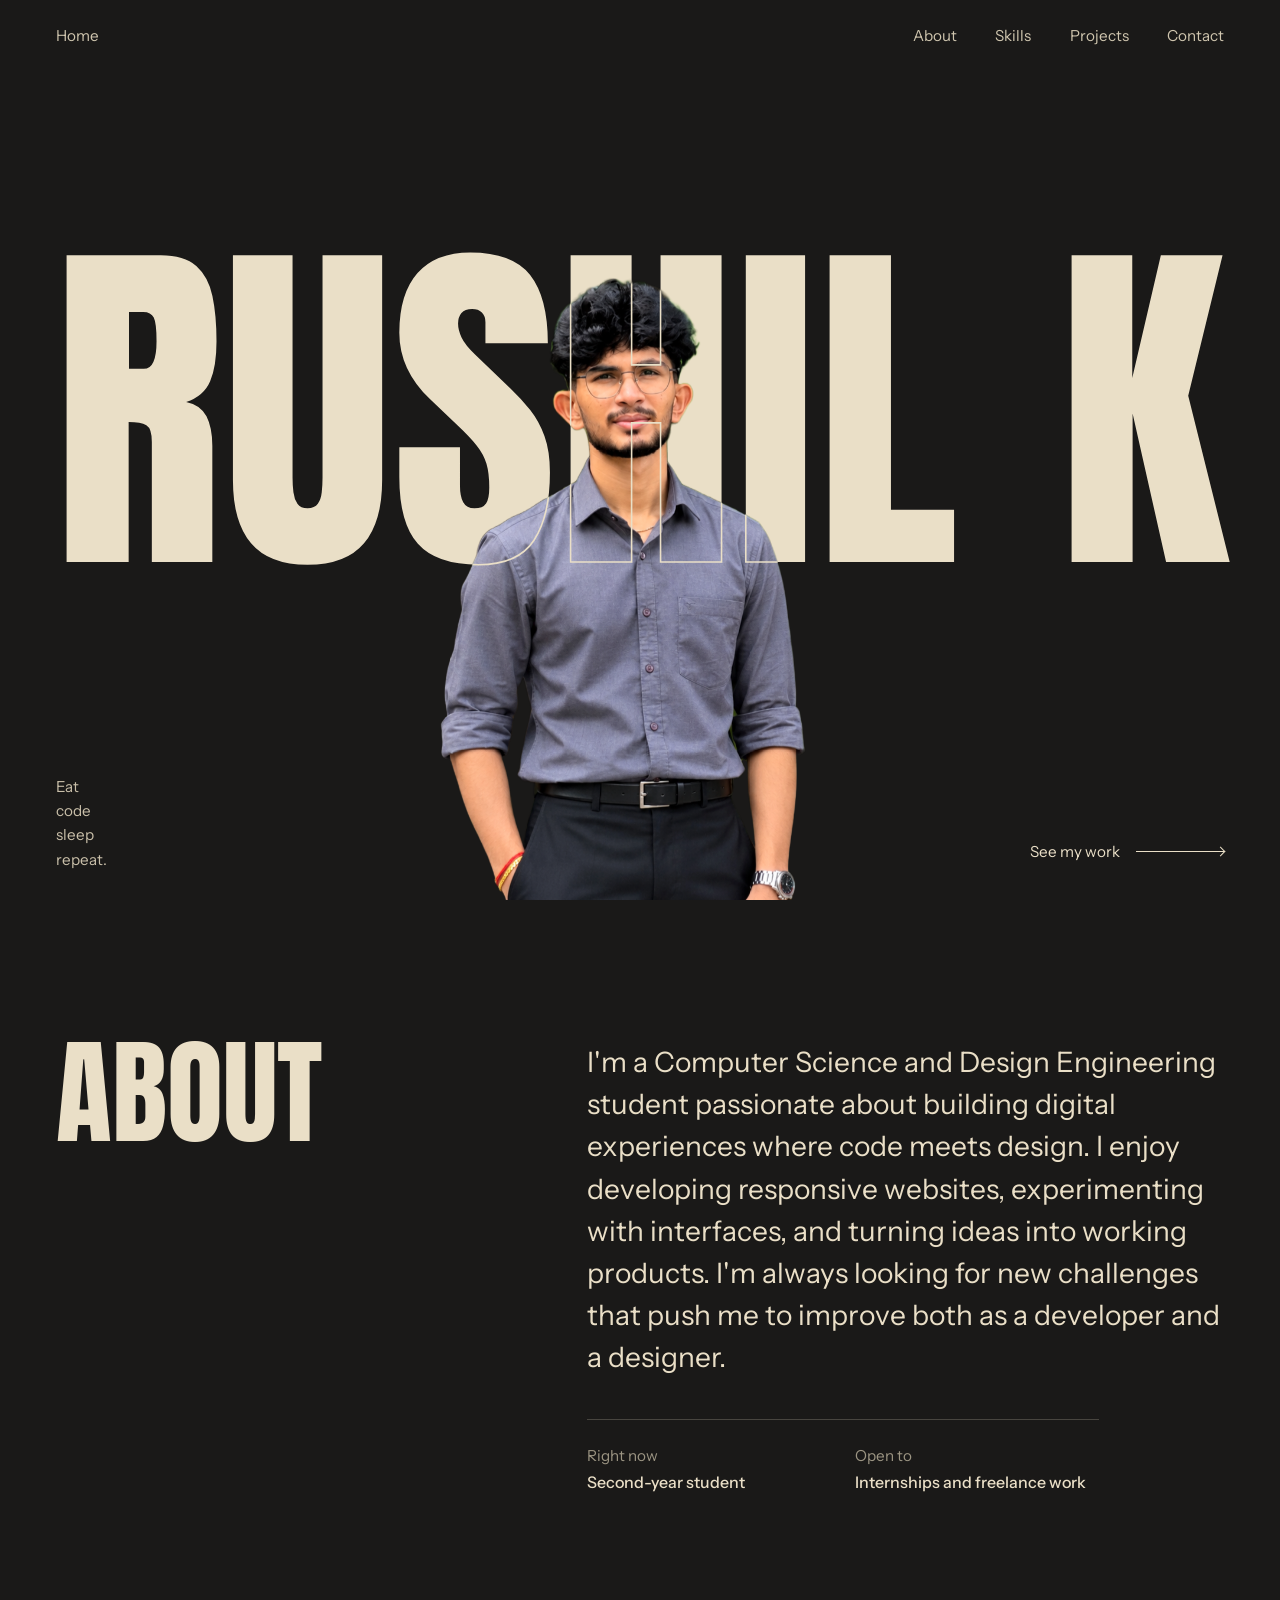
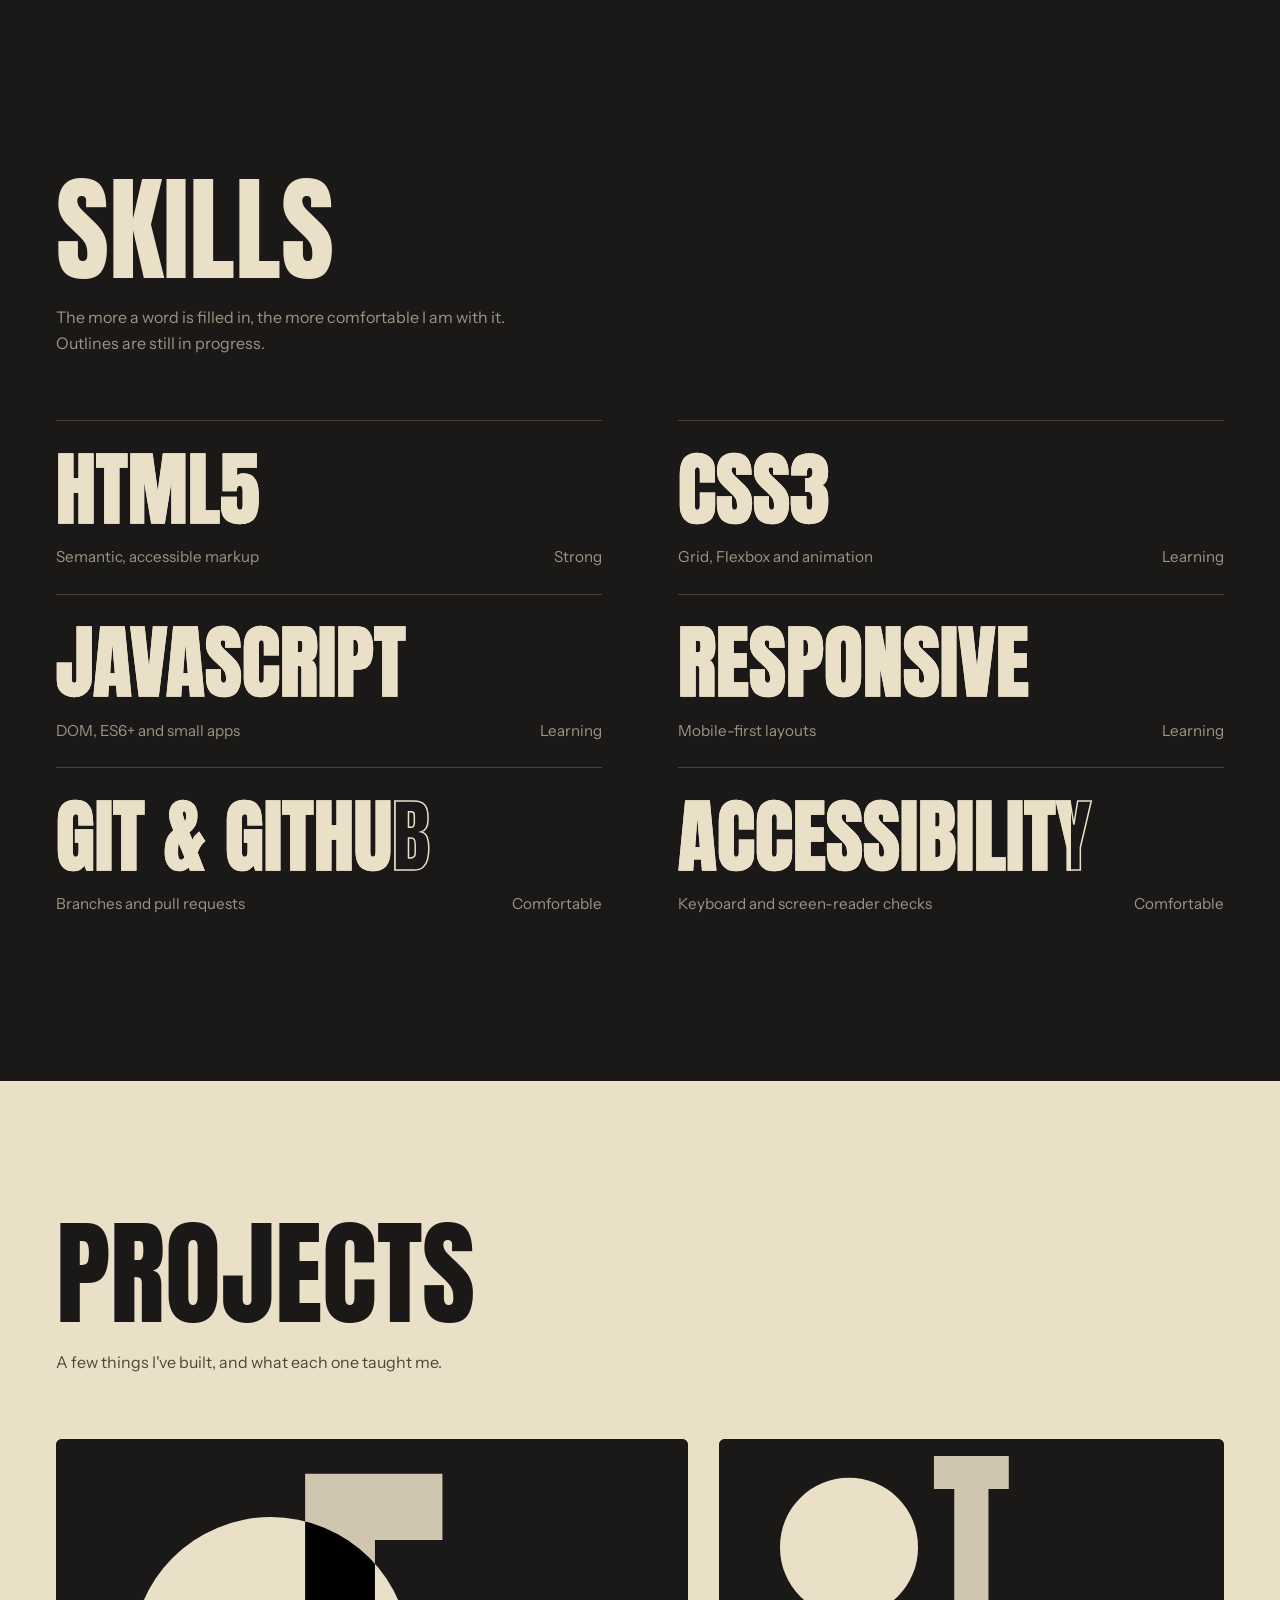
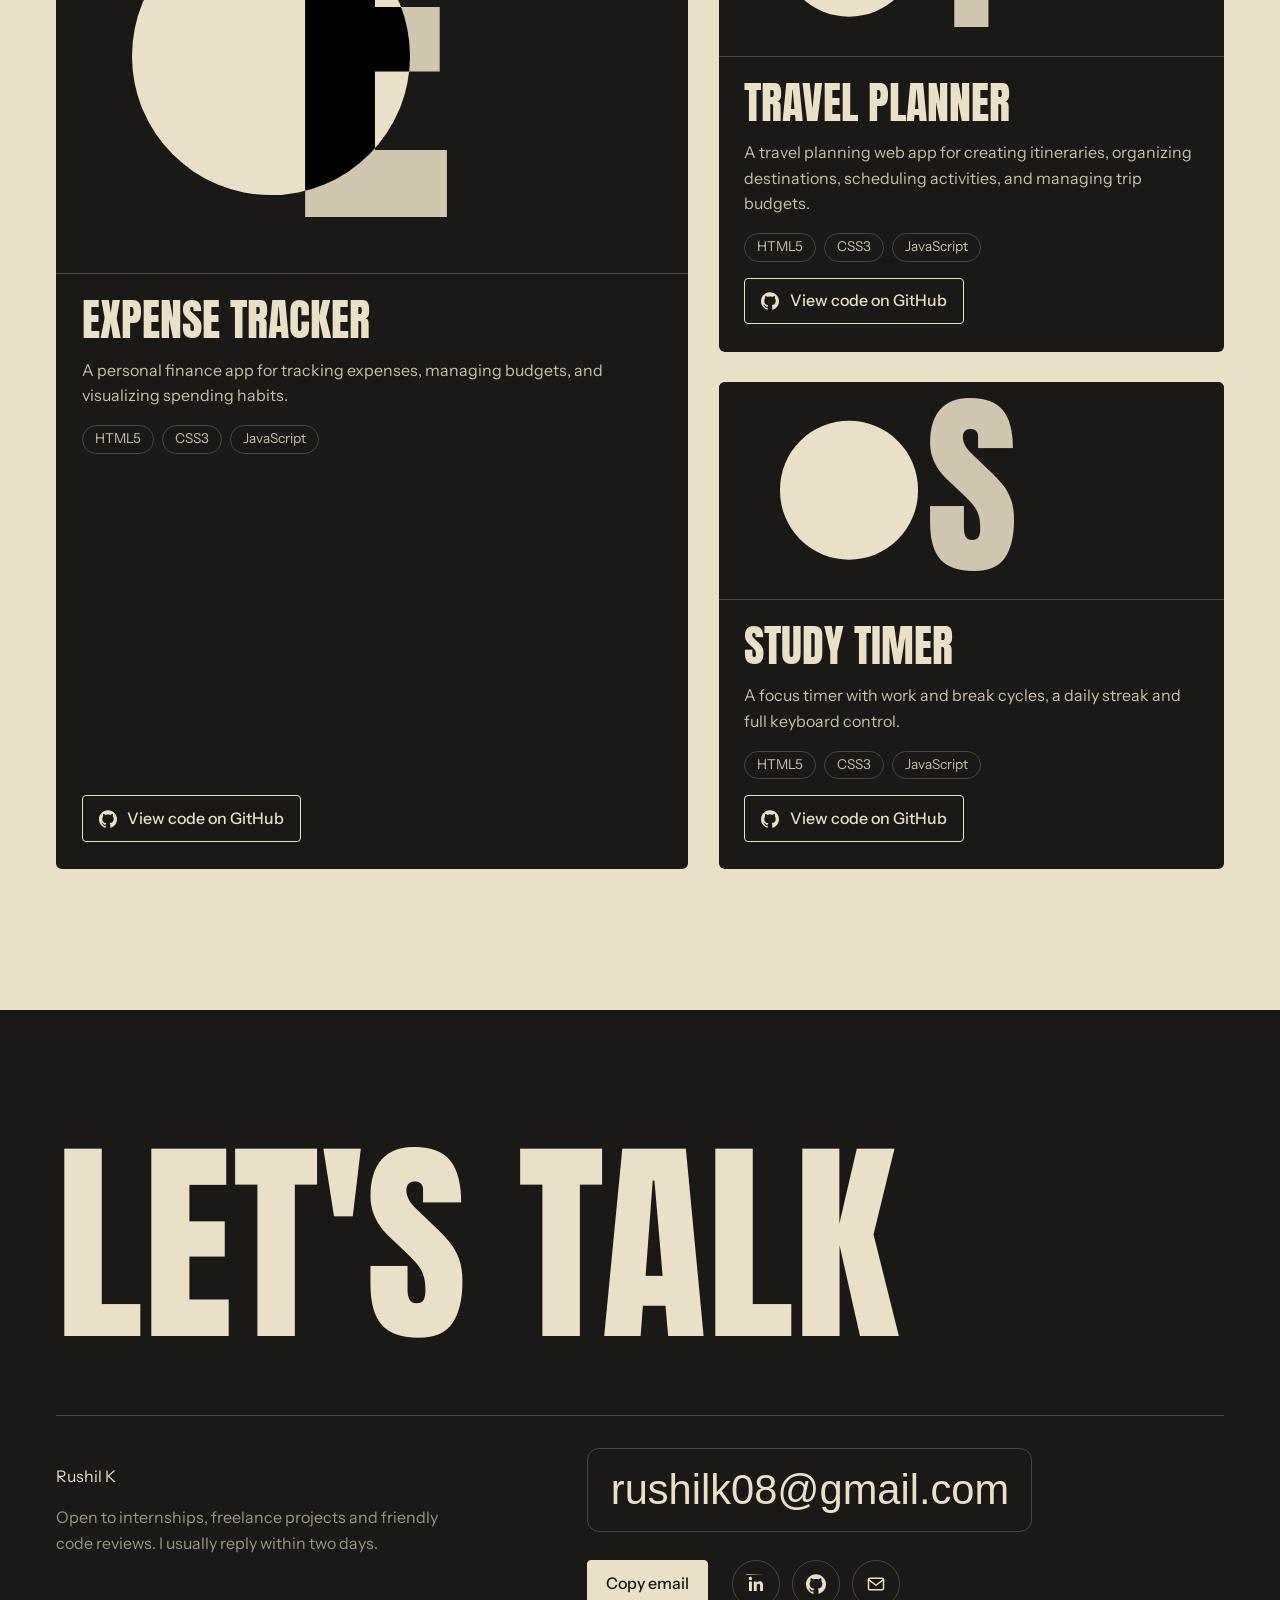
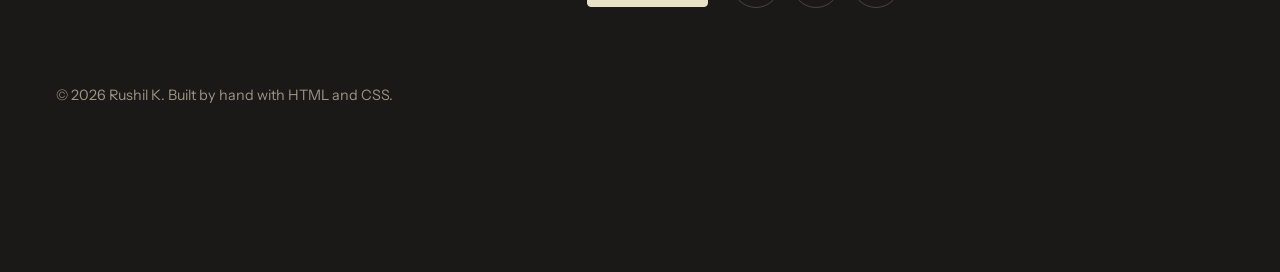
<file: index.html>
<!DOCTYPE html>
<html lang="en">
<head>
<meta charset="utf-8">
<meta name="viewport" content="width=device-width, initial-scale=1, viewport-fit=cover">
<title>Rushil K | Developer Portfolio</title>
<meta name="description" content="Portfolio of Rushil K, a developer building calm, fast and accessible web interfaces.">
<meta name="color-scheme" content="dark">
<script>document.documentElement.classList.add('js');</script>
<link rel="preconnect" href="https://fonts.googleapis.com">
<link rel="preconnect" href="https://fonts.gstatic.com" crossorigin>
<link href="https://fonts.googleapis.com/css2?family=Anton&family=Instrument+Sans:wght@400;500;600&display=swap" rel="stylesheet">
<link rel="stylesheet" href="style.css">
</head>
<body>

<header class="bar">
  <a href="#home" class="bar__role">Home</a>
  <nav class="bar__nav" aria-label="Primary">
    <a href="#about">About</a>
    <a href="#skills">Skills</a>
    <a href="#projects">Projects</a>
    <a href="#contact">Contact</a>
  </nav>
  <button class="bar__menu" type="button" aria-expanded="false" aria-controls="drawer">Menu</button>
</header>

<div class="drawer" id="drawer" inert>
  <a href="#about">About</a>
  <a href="#skills">Skills</a>
  <a href="#projects">Projects</a>
  <a href="#contact">Contact</a>
</div>

<main>
  <section class="hero" id="home" aria-label="Introduction">
    <div class="layer layer--fill"><h1 class="name" id="nameFill" aria-label="Rushil K">Rushil K</h1></div>
    <div class="avatar" role="img" aria-label="Portrait placeholder for Rushil K"></div>
    <!-- Same name again, outlined, and only visible where the figure is: letters seem to weave behind and through the portrait -->
    <div class="mask" aria-hidden="true"><div class="layer layer--outline"><div class="name" id="nameOutline"></div></div></div>
    <p class="hero__tag">Eat<br>code<br>sleep<br>repeat.</p>
    <a class="hero__cue" href="#projects">See my work <span class="cue__line" aria-hidden="true"></span></a>
  </section>

  <!-- ============ ABOUT ============ -->
  <section class="section about" id="about">
    <div class="wrap about__grid">
      <h2 class="sec-title">About</h2>
      <div>
        <p class="about__text">I'm a Computer Science and Design Engineering student passionate about building digital experiences where code meets design. I enjoy developing responsive websites, experimenting with interfaces, and turning ideas into working products. I'm always looking for new challenges that push me to improve both as a developer and a designer.</p>
        <dl class="facts">
          <div><dt>Right now</dt><dd>Second-year student</dd></div>
          <div><dt>Open to</dt><dd>Internships and freelance work</dd></div>
        </dl>
      </div>
    </div>
  </section>

  <!-- ============ SKILLS ============ -->
  <section class="section skills" id="skills">
    <div class="wrap">
      <h2 class="sec-title">Skills</h2>
      <p class="skills__intro">The more a word is filled in, the more comfortable I am with it. Outlines are still in progress.</p>
      <ul class="skills__grid">
        <li class="skill" style="--target:90%"><p class="skill__word">HTML5</p><div class="skill__meta"><span>Semantic, accessible markup</span><span>Strong</span></div></li>
        <li class="skill" style="--target:85%"><p class="skill__word">CSS3</p><div class="skill__meta"><span>Grid, Flexbox and animation</span><span>Learning</span></div></li>
        <li class="skill" style="--target:68%"><p class="skill__word">JavaScript</p><div class="skill__meta"><span>DOM, ES6+ and small apps</span><span>Learning</span></div></li>
        <li class="skill" style="--target:80%"><p class="skill__word">Responsive</p><div class="skill__meta"><span>Mobile-first layouts</span><span>Learning</span></div></li>
        <li class="skill" style="--target:62%"><p class="skill__word">Git &amp; GitHub</p><div class="skill__meta"><span>Branches and pull requests</span><span>Comfortable</span></div></li>
        <li class="skill" style="--target:72%"><p class="skill__word">Accessibility</p><div class="skill__meta"><span>Keyboard and screen-reader checks</span><span>Comfortable</span></div></li>
      </ul>
    </div>
  </section>

  <!-- ============ PROJECTS ============ -->
  <section class="section projects" id="projects">
    <div class="wrap">
      <h2 class="sec-title">Projects</h2>
      <p class="intro">A few things I've built, and what each one taught me.</p>
      <div class="cards">
        <article class="card card--lead">
          <div class="art" aria-hidden="true"><span class="orb"></span><span class="glyph">E</span></div>
          <div class="card__body">
            <h3 class="card__title">Expense Tracker</h3>
            <p class="card__text">A personal finance app for tracking expenses, managing budgets, and visualizing spending habits.</p>
            <ul class="tags"><li>HTML5</li><li>CSS3</li><li>JavaScript</li></ul>
            <a class="gh" href="https://rushilk08.github.io/Projects/Expense%20Tracker" target="_blank" rel="noopener">
              <svg viewBox="0 0 24 24" aria-hidden="true"><path d="M12 .297c-6.63 0-12 5.373-12 12 0 5.303 3.438 9.8 8.205 11.385.6.113.82-.258.82-.577 0-.285-.01-1.04-.015-2.04-3.338.724-4.042-1.61-4.042-1.61C4.422 18.07 3.633 17.7 3.633 17.7c-1.087-.744.084-.729.084-.729 1.205.084 1.838 1.236 1.838 1.236 1.07 1.835 2.809 1.305 3.495.998.108-.776.417-1.305.76-1.605-2.665-.3-5.466-1.332-5.466-5.93 0-1.31.465-2.38 1.235-3.22-.135-.303-.54-1.523.105-3.176 0 0 1.005-.322 3.3 1.23.96-.267 1.98-.399 3-.405 1.02.006 2.04.138 3 .405 2.28-1.552 3.285-1.23 3.285-1.23.645 1.653.24 2.873.12 3.176.765.84 1.23 1.91 1.23 3.22 0 4.61-2.805 5.625-5.475 5.921.42.36.81 1.096.81 2.22 0 1.606-.015 2.896-.015 3.286 0 .315.21.69.825.57C20.565 22.092 24 17.592 24 12.297c0-6.627-5.373-12-12-12"/></svg>
              View code on GitHub<span class="visually-hidden"> for Expense Tracker</span></a>
          </div>
        </article>

        <article class="card">
          <div class="art" aria-hidden="true"><span class="orb"></span><span class="glyph">T</span></div>
          <div class="card__body">
            <h3 class="card__title">Travel Planner</h3>
            <p class="card__text">A travel planning web app for creating itineraries, organizing destinations, scheduling activities, and managing trip budgets.</p>
            <ul class="tags"><li>HTML5</li><li>CSS3</li><li>JavaScript</li></ul>
            <a class="gh" href="https://rushilk08.github.io/Projects/Travel-Planner" target="_blank" rel="noopener">
              <svg viewBox="0 0 24 24" aria-hidden="true"><path d="M12 .297c-6.63 0-12 5.373-12 12 0 5.303 3.438 9.8 8.205 11.385.6.113.82-.258.82-.577 0-.285-.01-1.04-.015-2.04-3.338.724-4.042-1.61-4.042-1.61C4.422 18.07 3.633 17.7 3.633 17.7c-1.087-.744.084-.729.084-.729 1.205.084 1.838 1.236 1.838 1.236 1.07 1.835 2.809 1.305 3.495.998.108-.776.417-1.305.76-1.605-2.665-.3-5.466-1.332-5.466-5.93 0-1.31.465-2.38 1.235-3.22-.135-.303-.54-1.523.105-3.176 0 0 1.005-.322 3.3 1.23.96-.267 1.98-.399 3-.405 1.02.006 2.04.138 3 .405 2.28-1.552 3.285-1.23 3.285-1.23.645 1.653.24 2.873.12 3.176.765.84 1.23 1.91 1.23 3.22 0 4.61-2.805 5.625-5.475 5.921.42.36.81 1.096.81 2.22 0 1.606-.015 2.896-.015 3.286 0 .315.21.69.825.57C20.565 22.092 24 17.592 24 12.297c0-6.627-5.373-12-12-12"/></svg>
              View code on GitHub<span class="visually-hidden"> for Travel Planner</span></a>
          </div>
        </article>

        <article class="card">
          <div class="art" aria-hidden="true"><span class="orb"></span><span class="glyph">S</span></div>
          <div class="card__body">
            <h3 class="card__title">Study Timer</h3>
            <p class="card__text">A focus timer with work and break cycles, a daily streak and full keyboard control.</p>
            <ul class="tags"><li>HTML5</li><li>CSS3</li><li>JavaScript</li></ul>
            <a class="gh" href="https://rushilk08.github.io/Projects/Study%20Timer" target="_blank" rel="noopener">
              <svg viewBox="0 0 24 24" aria-hidden="true"><path d="M12 .297c-6.63 0-12 5.373-12 12 0 5.303 3.438 9.8 8.205 11.385.6.113.82-.258.82-.577 0-.285-.01-1.04-.015-2.04-3.338.724-4.042-1.61-4.042-1.61C4.422 18.07 3.633 17.7 3.633 17.7c-1.087-.744.084-.729.084-.729 1.205.084 1.838 1.236 1.838 1.236 1.07 1.835 2.809 1.305 3.495.998.108-.776.417-1.305.76-1.605-2.665-.3-5.466-1.332-5.466-5.93 0-1.31.465-2.38 1.235-3.22-.135-.303-.54-1.523.105-3.176 0 0 1.005-.322 3.3 1.23.96-.267 1.98-.399 3-.405 1.02.006 2.04.138 3 .405 2.28-1.552 3.285-1.23 3.285-1.23.645 1.653.24 2.873.12 3.176.765.84 1.23 1.91 1.23 3.22 0 4.61-2.805 5.625-5.475 5.921.42.36.81 1.096.81 2.22 0 1.606-.015 2.896-.015 3.286 0 .315.21.69.825.57C20.565 22.092 24 17.592 24 12.297c0-6.627-5.373-12-12-12"/></svg>
              View code on GitHub<span class="visually-hidden"> for Study Timer</span></a>
          </div>
        </article>
      </div>
    </div>
  </section>

  <!-- ============ CONTACT ============-->
  <section class="section contact" id="contact">
    <div class="wrap">
      <h2 class="contact__title">Let's talk</h2>
      <div class="contact__grid">
        <div>
          <p class="contact__name">Rushil K</p>
          <p class="contact__note">Open to internships, freelance projects and friendly code reviews. I usually reply within two days.</p>
        </div>
        <div>
          <a class="mail" id="mail" href="mailto:rushilk08@gmail.com">rushilk08@gmail.com</a>
          <div class="contact__row">
            <button class="btn" type="button" id="copy">Copy email</button>
            <ul class="social">
              <li><a href="https://www.linkedin.com/in/rushilk08" target="_blank" rel="noopener" aria-label="LinkedIn profile">
                <svg viewBox="0 0 24 24" aria-hidden="true"><path d="M20.447 20.452h-3.554v-5.569c0-1.328-.027-3.037-1.852-3.037-1.853 0-2.136 1.445-2.136 2.939v5.667H9.351V9h3.414v1.561h.046c.477-.9 1.637-1.85 3.37-1.85 3.601 0 4.267 2.37 4.267 5.455v6.286zM5.337 7.433c-1.144 0-2.063-.926-2.063-2.065 0-1.138.92-2.063 2.063-2.063 1.14 0 2.064.925 2.064 2.063 0 1.139-.925 2.065-2.064 2.065zm1.782 13.019H3.555V9h3.564v11.452zM22.225 0H1.771C.792 0 0 .774 0 1。729v20。54２C０ ２３。２２７。７９２ ２４ １。７７１ ２４h２０。４５１C２３。２ ２４ ２４ ２３。２２７ ２４ ２２。２７１V１。７２９C２４ 。７７４ ２３。２ ０ ２２。２２２ ０h。００３z"/></svg></a></li>
              <li><a href="https://github.com/RushilK08" target="_blank" rel="noopener" aria-label="GitHub profile">
                <svg viewBox="0 0 24 24" aria-hidden="true"><path d="M12 .297c-6.63 0-12 5.373-12 12 0 5.303 3.438 9.8 8.205 11.385.6.113.82-.258.82-.577 0-.285-.01-1.04-.015-2.04-3.338.724-4.042-1.61-4.042-1.61C4.422 18.07 3.633 17.7 3.633 17.7c-1.087-.744.084-.729.084-.729 1.205.084 1.838 1.236 1.838 1.236 1.07 1.835 2.809 1.305 3.495.998.108-.776.417-1.305.76-1.605-2.665-.3-5.466-1.332-5.466-5.93 0-1.31.465-2.38 1.235-3.22-.135-.303-.54-1.523.105-3.176 0 0 1.005-.322 3.3 1.23.96-.267 1.98-.399 3-.405 1.02.006 2.04.138 3 .405 2.28-1.552 3.285-1.23 3.285-1.23.645 1.653.24 2.873.12 3.176.765.84 1.23 1.91 1.23 3.22 0 4.61-2.805 5.625-5.475 5.921.42.36.81 1.096.81 2.22 0 1.606-.015 2.896-.015 3.286 0 .315.21.69.825.57C20.565 22.092 24 17.592 24 12.297c0-6.627-5.373-12-12-12"/></svg></a></li>
              <li><a href="mailto:rushilk08@gmail.com" aria-label="Send an email">
                <svg class="stroke" viewBox="0 0 24 24" aria-hidden="true"><rect x="3" y="5" width="18" height="14" rx="2"/><path d="m3.5 7 8.5 6.5L20.5 7"/></svg></a></li>
            </ul>
          </div>
        </div>
      </div>
    </div>
    <footer class="wrap foot">&copy; 2026 Rushil K. Built by hand with HTML and CSS.</footer>
  </section>
</main>

<div class="toast" id="toast" role="status" aria-live="polite">Email copied</div>

<script src="script.js"></script>
</body>
</html>
</file>
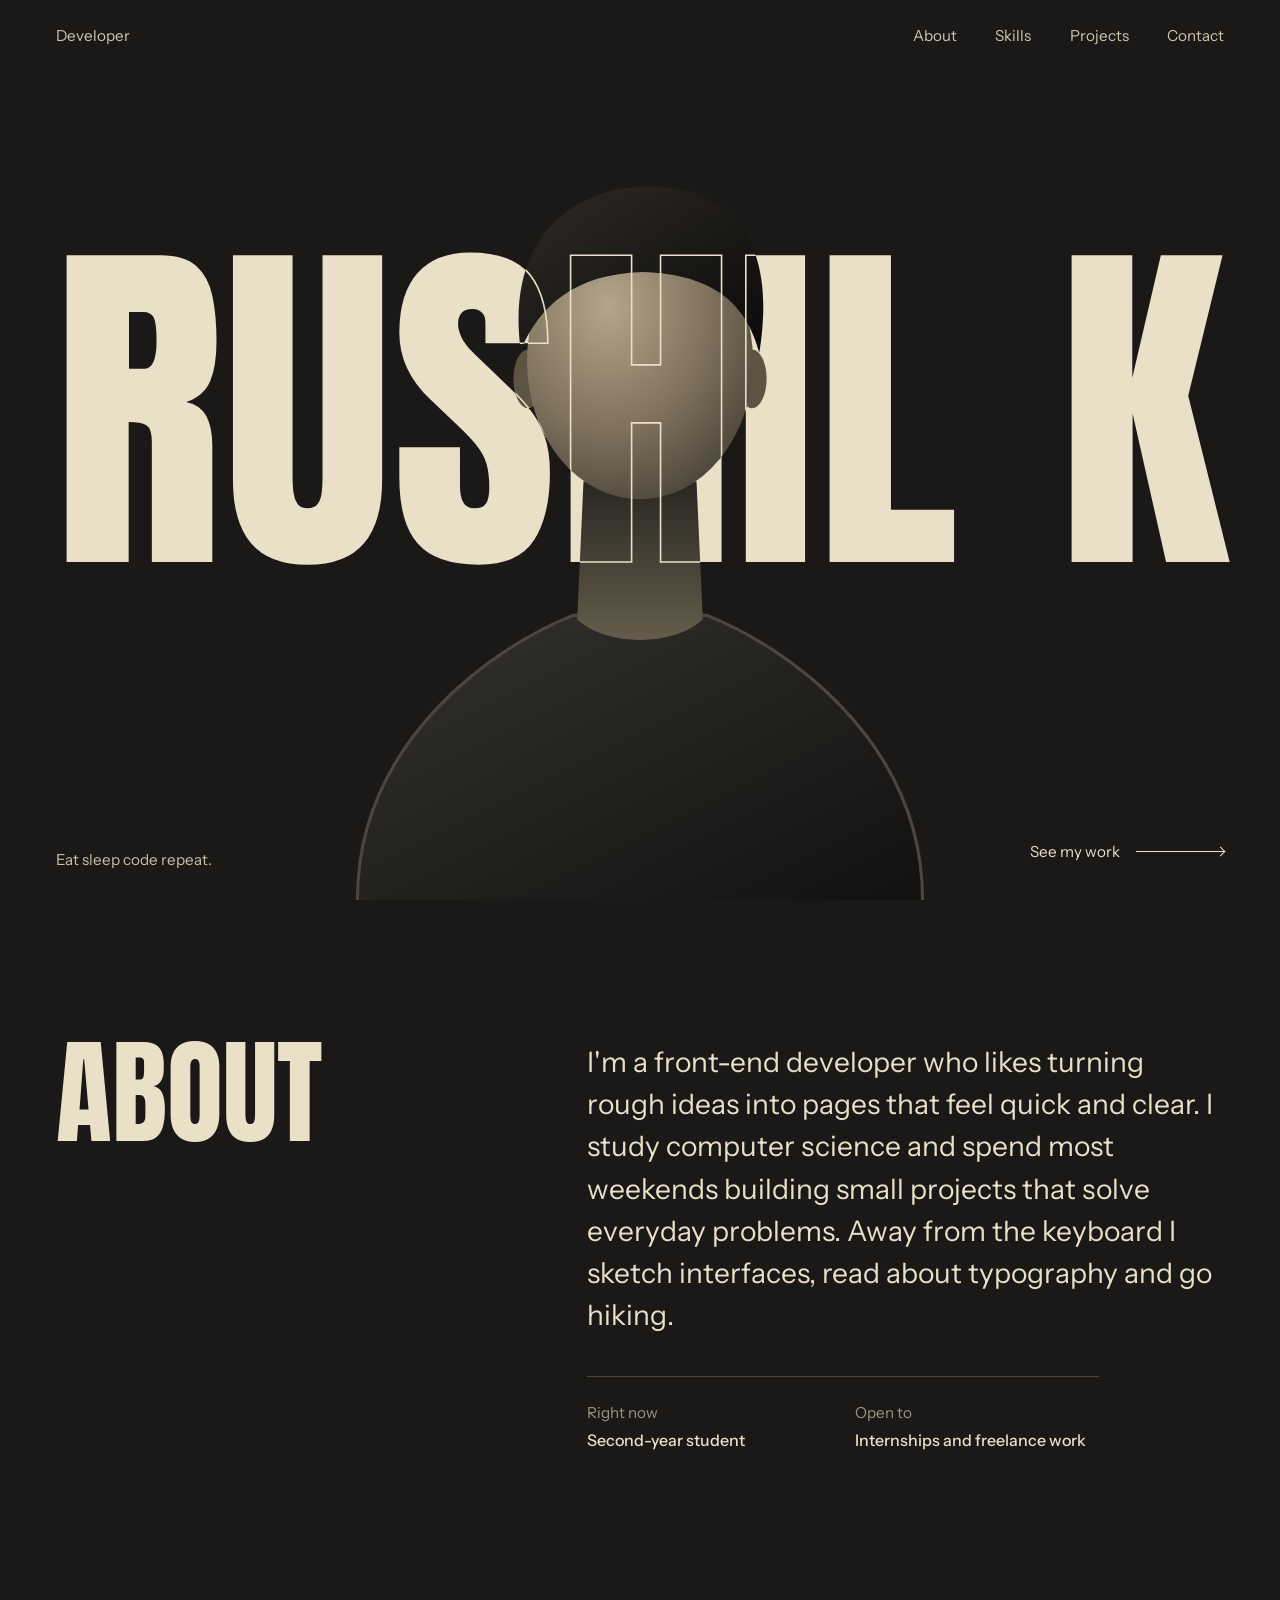
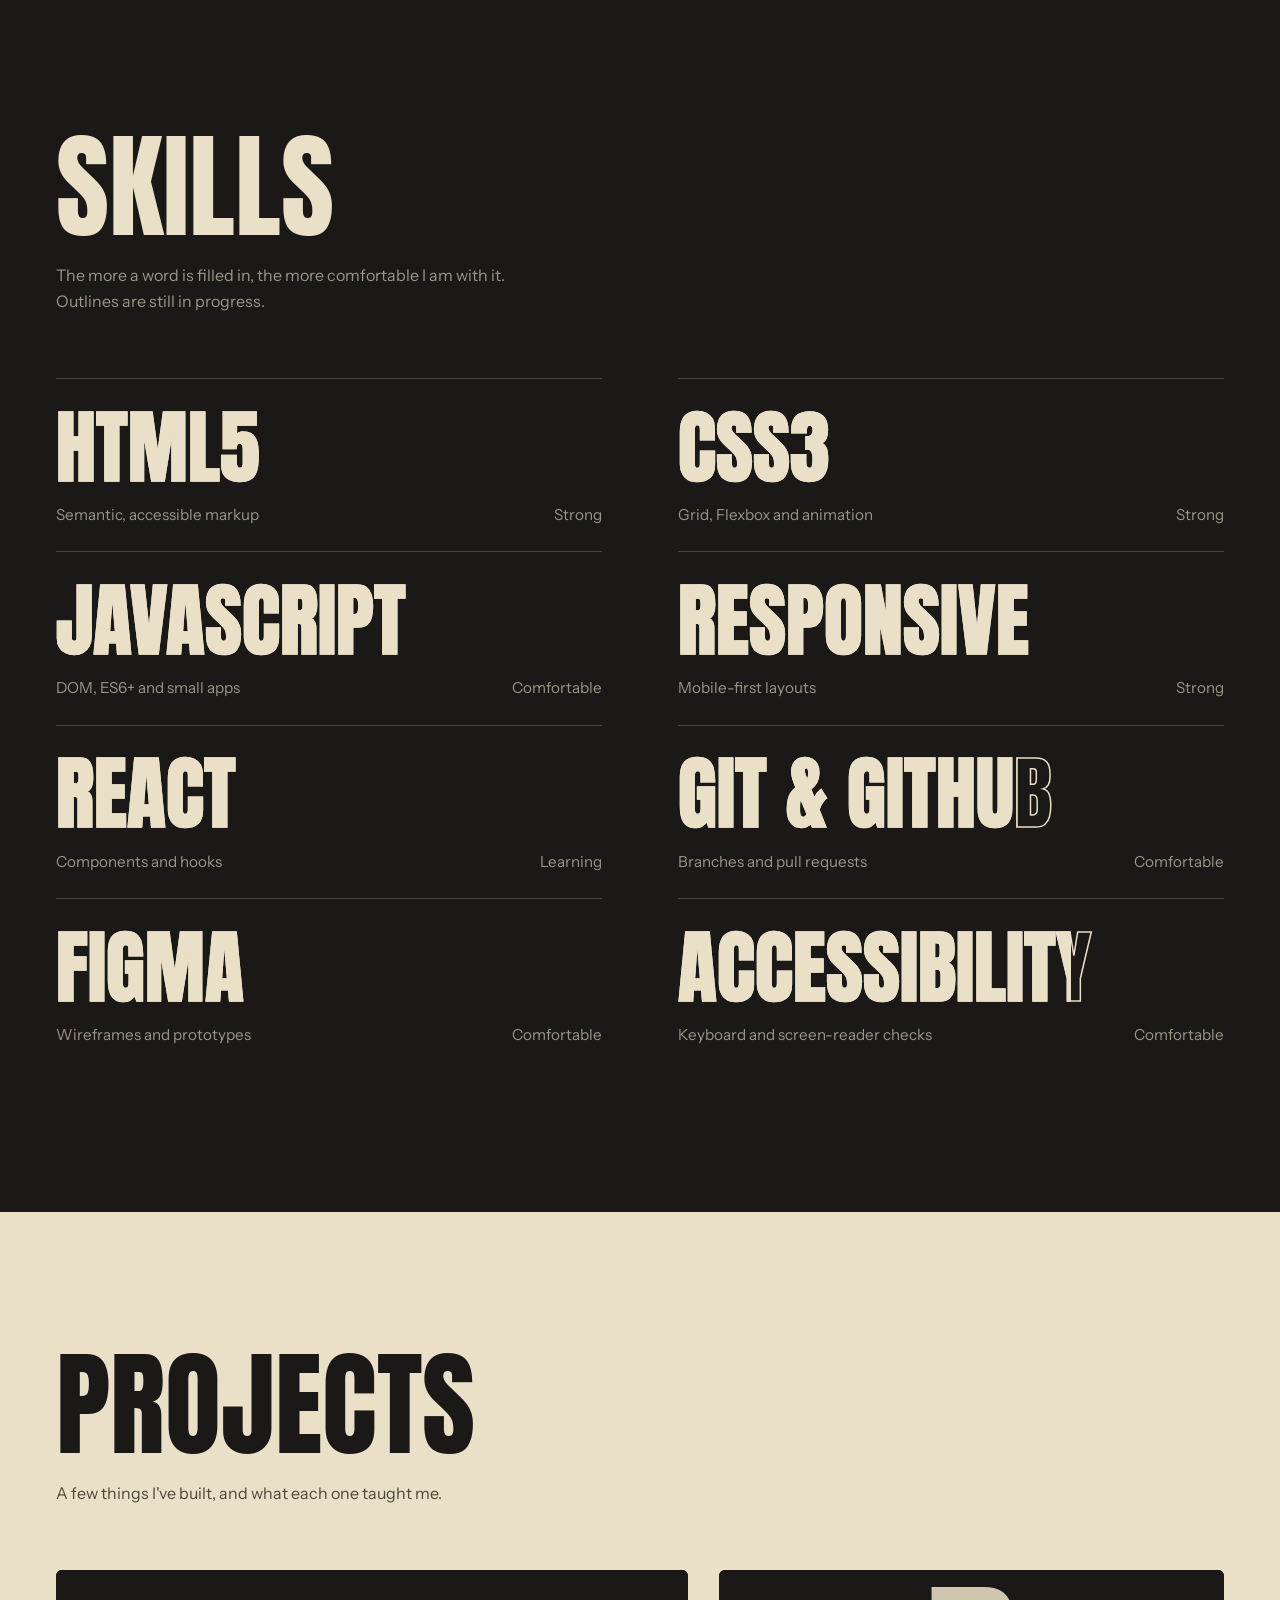
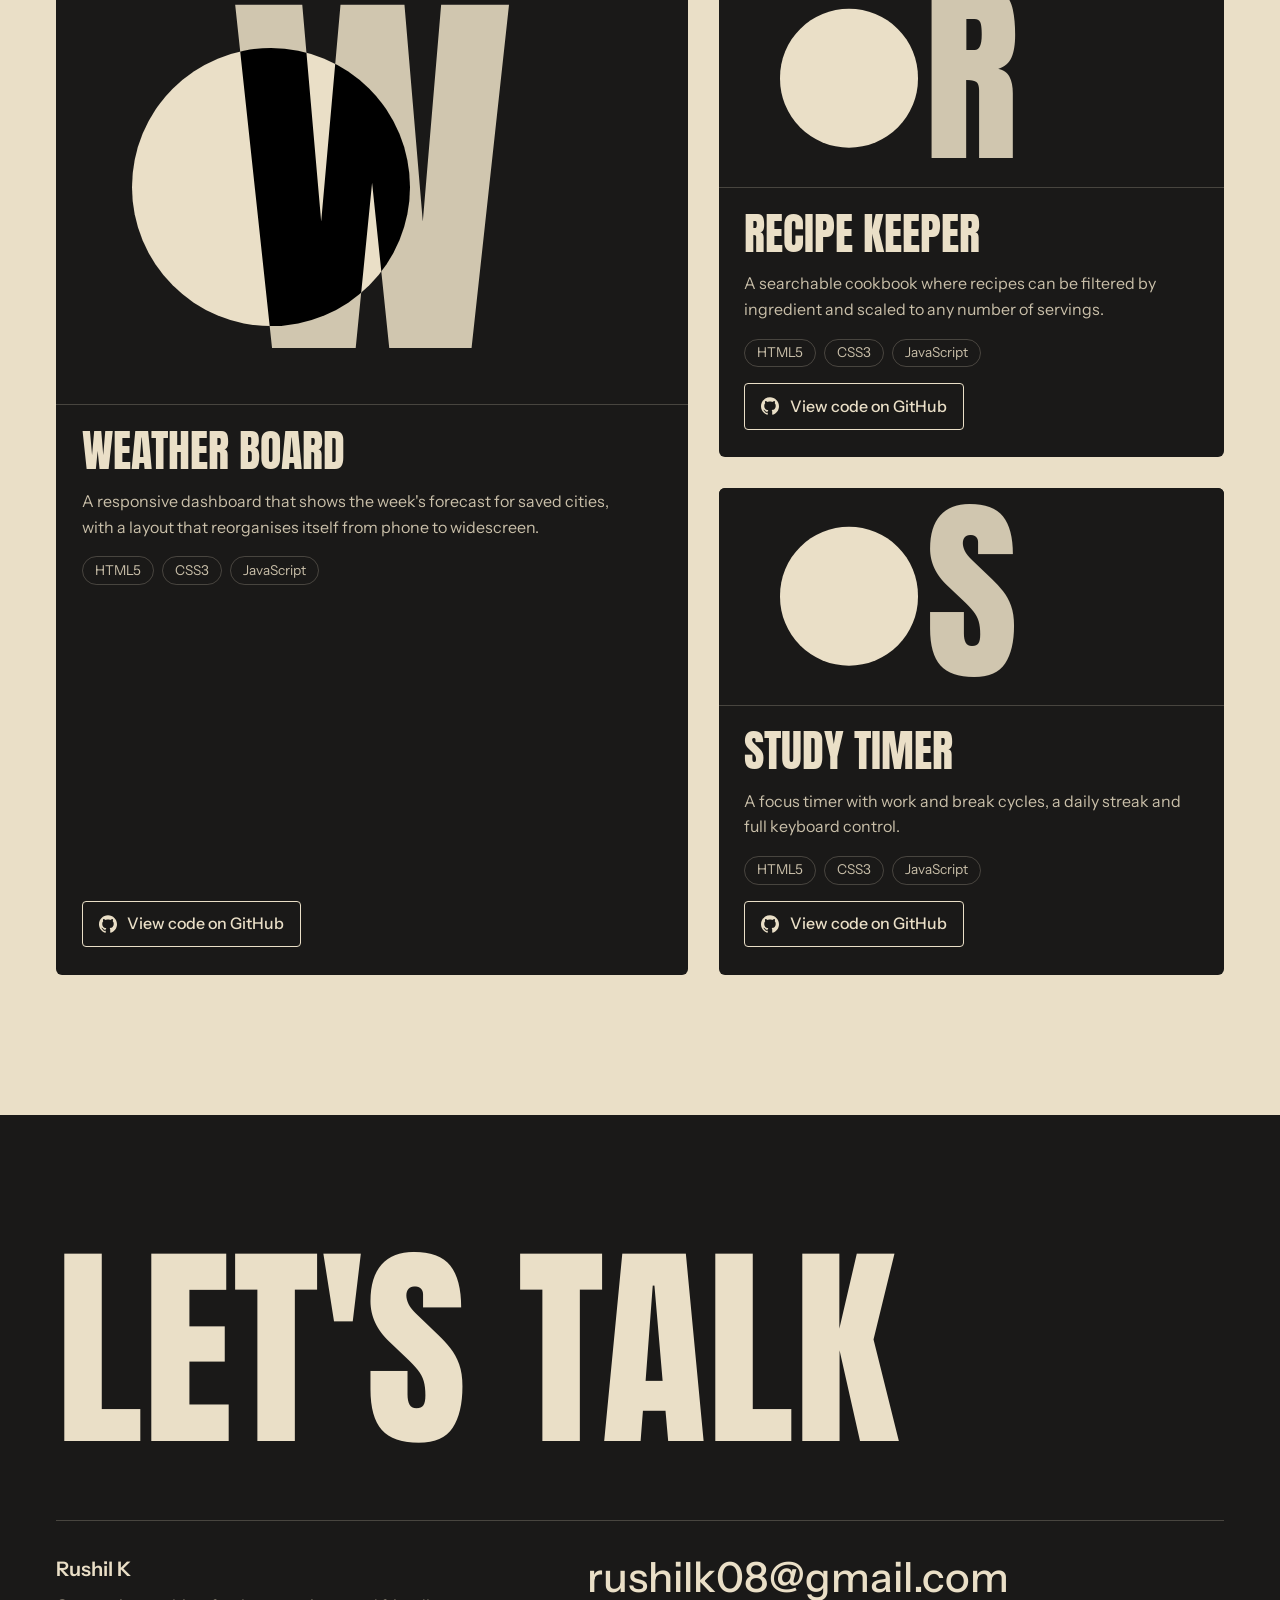
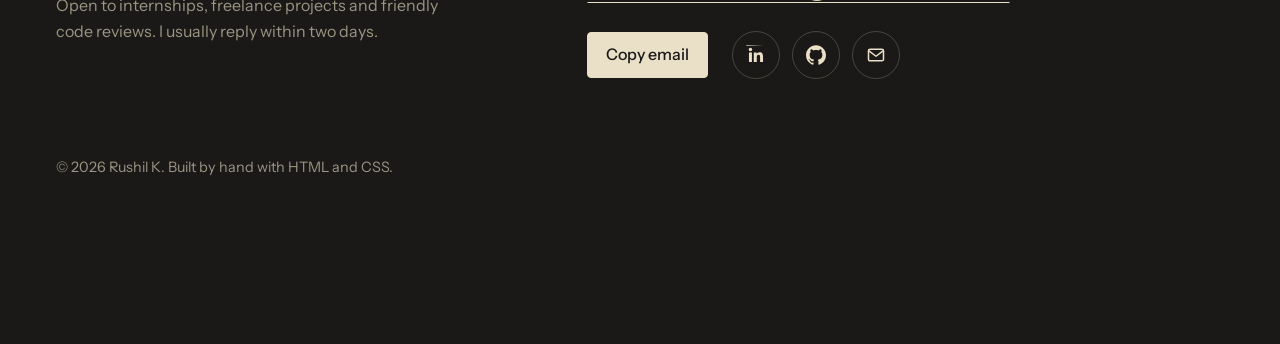
<file: portfolio/index.html>
<!DOCTYPE html>
<html lang="en">
<head>
<meta charset="utf-8">
<meta name="viewport" content="width=device-width, initial-scale=1, viewport-fit=cover">
<title>Rushil K | Front-end Developer Portfolio</title>
<meta name="description" content="Portfolio of Rushil K, a developer building calm, fast and accessible web interfaces.">
<meta name="color-scheme" content="dark">
<script>document.documentElement.classList.add('js');</script>
<link rel="preconnect" href="https://fonts.googleapis.com">
<link rel="preconnect" href="https://fonts.gstatic.com" crossorigin>
<link href="https://fonts.googleapis.com/css2?family=Anton&family=Instrument+Sans:wght@400;500;600&display=swap" rel="stylesheet">
<link rel="stylesheet" href="style.css">
</head>
<body>

<header class="bar">
  <a href="#home" class="bar__role">Developer</a>
  <nav class="bar__nav" aria-label="Primary">
    <a href="#about">About</a>
    <a href="#skills">Skills</a>
    <a href="#projects">Projects</a>
    <a href="#contact">Contact</a>
  </nav>
  <button class="bar__menu" type="button" aria-expanded="false" aria-controls="drawer">Menu</button>
</header>

<div class="drawer" id="drawer" inert>
  <a href="#about">About</a>
  <a href="#skills">Skills</a>
  <a href="#projects">Projects</a>
  <a href="#contact">Contact</a>
</div>

<main>
  <!-- ============ HERO ============
       EDIT: your name goes in the h1 (and aria-label). Two words work best. -->
  <section class="hero" id="home" aria-label="Introduction">
    <div class="layer layer--fill"><h1 class="name" id="nameFill" aria-label="Rushil K">Rushil K</h1></div>
    <div class="avatar" role="img" aria-label="Portrait placeholder for Rushil K"></div>
    <!-- Same name again, outlined, and only visible where the figure is: letters seem to weave behind and through the portrait -->
    <div class="mask" aria-hidden="true"><div class="layer layer--outline"><div class="name" id="nameOutline"></div></div></div>
    <p class="hero__tag">Eat sleep code repeat.</p>
    <a class="hero__cue" href="#projects">See my work <span class="cue__line" aria-hidden="true"></span></a>
  </section>

  <!-- ============ ABOUT ============ -->
  <section class="section about" id="about">
    <div class="wrap about__grid">
      <h2 class="sec-title">About</h2>
      <div>
        <!-- EDIT: 2 to 3 sentences about you -->
        <p class="about__text">I'm a front-end developer who likes turning rough ideas into pages that feel quick and clear. I study computer science and spend most weekends building small projects that solve everyday problems. Away from the keyboard I sketch interfaces, read about typography and go hiking.</p>
        <dl class="facts">
          <div><dt>Right now</dt><dd>Second-year student</dd></div>
          <div><dt>Open to</dt><dd>Internships and freelance work</dd></div>
        </dl>
      </div>
    </div>
  </section>

  <!-- ============ SKILLS ============
       EDIT: change --target (0 to 100%) to set how much of each word fills in -->
  <section class="section skills" id="skills">
    <div class="wrap">
      <h2 class="sec-title">Skills</h2>
      <p class="skills__intro">The more a word is filled in, the more comfortable I am with it. Outlines are still in progress.</p>
      <ul class="skills__grid">
        <li class="skill" style="--target:90%"><p class="skill__word">HTML5</p><div class="skill__meta"><span>Semantic, accessible markup</span><span>Strong</span></div></li>
        <li class="skill" style="--target:85%"><p class="skill__word">CSS3</p><div class="skill__meta"><span>Grid, Flexbox and animation</span><span>Strong</span></div></li>
        <li class="skill" style="--target:68%"><p class="skill__word">JavaScript</p><div class="skill__meta"><span>DOM, ES6+ and small apps</span><span>Comfortable</span></div></li>
        <li class="skill" style="--target:80%"><p class="skill__word">Responsive</p><div class="skill__meta"><span>Mobile-first layouts</span><span>Strong</span></div></li>
        <li class="skill" style="--target:45%"><p class="skill__word">React</p><div class="skill__meta"><span>Components and hooks</span><span>Learning</span></div></li>
        <li class="skill" style="--target:62%"><p class="skill__word">Git &amp; GitHub</p><div class="skill__meta"><span>Branches and pull requests</span><span>Comfortable</span></div></li>
        <li class="skill" style="--target:58%"><p class="skill__word">Figma</p><div class="skill__meta"><span>Wireframes and prototypes</span><span>Comfortable</span></div></li>
        <li class="skill" style="--target:72%"><p class="skill__word">Accessibility</p><div class="skill__meta"><span>Keyboard and screen-reader checks</span><span>Comfortable</span></div></li>
      </ul>
    </div>
  </section>

  <!-- ============ PROJECTS ============
       EDIT: replace titles, text, tags and the GitHub links. The big letter is the title's first letter. -->
  <section class="section projects" id="projects">
    <div class="wrap">
      <h2 class="sec-title">Projects</h2>
      <p class="intro">A few things I've built, and what each one taught me.</p>
      <div class="cards">
        <article class="card card--lead">
          <div class="art" aria-hidden="true"><span class="orb"></span><span class="glyph">W</span></div>
          <div class="card__body">
            <h3 class="card__title">Weather Board</h3>
            <p class="card__text">A responsive dashboard that shows the week's forecast for saved cities, with a layout that reorganises itself from phone to widescreen.</p>
            <ul class="tags"><li>HTML5</li><li>CSS3</li><li>JavaScript</li></ul>
            <a class="gh" href="https://github.com/RushilK08/weather-board" target="_blank" rel="noopener">
              <svg viewBox="0 0 24 24" aria-hidden="true"><path d="M12 .297c-6.63 0-12 5.373-12 12 0 5.303 3.438 9.8 8.205 11.385.6.113.82-.258.82-.577 0-.285-.01-1.04-.015-2.04-3.338.724-4.042-1.61-4.042-1.61C4.422 18.07 3.633 17.7 3.633 17.7c-1.087-.744.084-.729.084-.729 1.205.084 1.838 1.236 1.838 1.236 1.07 1.835 2.809 1.305 3.495.998.108-.776.417-1.305.76-1.605-2.665-.3-5.466-1.332-5.466-5.93 0-1.31.465-2.38 1.235-3.22-.135-.303-.54-1.523.105-3.176 0 0 1.005-.322 3.3 1.23.96-.267 1.98-.399 3-.405 1.02.006 2.04.138 3 .405 2.28-1.552 3.285-1.23 3.285-1.23.645 1.653.24 2.873.12 3.176.765.84 1.23 1.91 1.23 3.22 0 4.61-2.805 5.625-5.475 5.921.42.36.81 1.096.81 2.22 0 1.606-.015 2.896-.015 3.286 0 .315.21.69.825.57C20.565 22.092 24 17.592 24 12.297c0-6.627-5.373-12-12-12"/></svg>
              View code on GitHub<span class="visually-hidden"> for Weather Board</span></a>
          </div>
        </article>

        <article class="card">
          <div class="art" aria-hidden="true"><span class="orb"></span><span class="glyph">R</span></div>
          <div class="card__body">
            <h3 class="card__title">Recipe Keeper</h3>
            <p class="card__text">A searchable cookbook where recipes can be filtered by ingredient and scaled to any number of servings.</p>
            <ul class="tags"><li>HTML5</li><li>CSS3</li><li>JavaScript</li></ul>
            <a class="gh" href="https://github.com/RushilK08/recipe-keeper" target="_blank" rel="noopener">
              <svg viewBox="0 0 24 24" aria-hidden="true"><path d="M12 .297c-6.63 0-12 5.373-12 12 0 5.303 3.438 9.8 8.205 11.385.6.113.82-.258.82-.577 0-.285-.01-1.04-.015-2.04-3.338.724-4.042-1.61-4.042-1.61C4.422 18.07 3.633 17.7 3.633 17.7c-1.087-.744.084-.729.084-.729 1.205.084 1.838 1.236 1.838 1.236 1.07 1.835 2.809 1.305 3.495.998.108-.776.417-1.305.76-1.605-2.665-.3-5.466-1.332-5.466-5.93 0-1.31.465-2.38 1.235-3.22-.135-.303-.54-1.523.105-3.176 0 0 1.005-.322 3.3 1.23.96-.267 1.98-.399 3-.405 1.02.006 2.04.138 3 .405 2.28-1.552 3.285-1.23 3.285-1.23.645 1.653.24 2.873.12 3.176.765.84 1.23 1.91 1.23 3.22 0 4.61-2.805 5.625-5.475 5.921.42.36.81 1.096.81 2.22 0 1.606-.015 2.896-.015 3.286 0 .315.21.69.825.57C20.565 22.092 24 17.592 24 12.297c0-6.627-5.373-12-12-12"/></svg>
              View code on GitHub<span class="visually-hidden"> for Recipe Keeper</span></a>
          </div>
        </article>

        <article class="card">
          <div class="art" aria-hidden="true"><span class="orb"></span><span class="glyph">S</span></div>
          <div class="card__body">
            <h3 class="card__title">Study Timer</h3>
            <p class="card__text">A focus timer with work and break cycles, a daily streak and full keyboard control.</p>
            <ul class="tags"><li>HTML5</li><li>CSS3</li><li>JavaScript</li></ul>
            <a class="gh" href="https://github.com/RushilK08/study-timer" target="_blank" rel="noopener">
              <svg viewBox="0 0 24 24" aria-hidden="true"><path d="M12 .297c-6.63 0-12 5.373-12 12 0 5.303 3.438 9.8 8.205 11.385.6.113.82-.258.82-.577 0-.285-.01-1.04-.015-2.04-3.338.724-4.042-1.61-4.042-1.61C4.422 18.07 3.633 17.7 3.633 17.7c-1.087-.744.084-.729.084-.729 1.205.084 1.838 1.236 1.838 1.236 1.07 1.835 2.809 1.305 3.495.998.108-.776.417-1.305.76-1.605-2.665-.3-5.466-1.332-5.466-5.93 0-1.31.465-2.38 1.235-3.22-.135-.303-.54-1.523.105-3.176 0 0 1.005-.322 3.3 1.23.96-.267 1.98-.399 3-.405 1.02.006 2.04.138 3 .405 2.28-1.552 3.285-1.23 3.285-1.23.645 1.653.24 2.873.12 3.176.765.84 1.23 1.91 1.23 3.22 0 4.61-2.805 5.625-5.475 5.921.42.36.81 1.096.81 2.22 0 1.606-.015 2.896-.015 3.286 0 .315.21.69.825.57C20.565 22.092 24 17.592 24 12.297c0-6.627-5.373-12-12-12"/></svg>
              View code on GitHub<span class="visually-hidden"> for Study Timer</span></a>
          </div>
        </article>
      </div>
    </div>
  </section>

  <!-- ============ CONTACT ============
       EDIT: email, LinkedIn and GitHub URLs -->
  <section class="section contact" id="contact">
    <div class="wrap">
      <h2 class="contact__title">Let's talk</h2>
      <div class="contact__grid">
        <div>
          <p class="contact__name">Rushil K</p>
          <p class="contact__note">Open to internships, freelance projects and friendly code reviews. I usually reply within two days.</p>
        </div>
        <div>
          <a class="mail" id="mail" href="mailto:rushilk08@gmail.com">rushilk08@gmail.com</a>
          <div class="contact__row">
            <button class="btn" type="button" id="copy">Copy email</button>
            <ul class="social">
              <li><a href="https://www.linkedin.com/in/rushilk08" target="_blank" rel="noopener" aria-label="LinkedIn profile">
                <svg viewBox="0 0 24 24" aria-hidden="true"><path d="M20.447 20.452h-3.554v-5.569c0-1.328-.027-3.037-1.852-3.037-1.853 0-2.136 1.445-2.136 2.939v5.667H9.351V9h3.414v1.561h.046c.477-.9 1.637-1.85 3.37-1.85 3.601 0 4.267 2.37 4.267 5.455v6.286zM5.337 7.433c-1.144 0-2.063-.926-2.063-2.065 0-1.138.92-2.063 2.063-2.063 1.14 0 2.064.925 2.064 2.063 0 1.139-.925 2.065-2.064 2.065zm1.782 13.019H3.555V9h3.564v11.452zM22.225 0H1.771C.792 0 0 .774 0 1。729v20。54２C０ ２３。２２７。７９２ ２４ １。７７１ ２４h２０。４５１C２３。２ ２４ ２４ ２３。２２７ ２４ ２２。２７１V１。７２９C２４ 。７７４ ２３。２ ０ ２２。２２２ ０h。００３z"/></svg></a></li>
              <li><a href="https://github.com/RushilK08" target="_blank" rel="noopener" aria-label="GitHub profile">
                <svg viewBox="0 0 24 24" aria-hidden="true"><path d="M12 .297c-6.63 0-12 5.373-12 12 0 5.303 3.438 9.8 8.205 11.385.6.113.82-.258.82-.577 0-.285-.01-1.04-.015-2.04-3.338.724-4.042-1.61-4.042-1.61C4.422 18.07 3.633 17.7 3.633 17.7c-1.087-.744.084-.729.084-.729 1.205.084 1.838 1.236 1.838 1.236 1.07 1.835 2.809 1.305 3.495.998.108-.776.417-1.305.76-1.605-2.665-.3-5.466-1.332-5.466-5.93 0-1.31.465-2.38 1.235-3.22-.135-.303-.54-1.523.105-3.176 0 0 1.005-.322 3.3 1.23.96-.267 1.98-.399 3-.405 1.02.006 2.04.138 3 .405 2.28-1.552 3.285-1.23 3.285-1.23.645 1.653.24 2.873.12 3.176.765.84 1.23 1.91 1.23 3.22 0 4.61-2.805 5.625-5.475 5.921.42.36.81 1.096.81 2.22 0 1.606-.015 2.896-.015 3.286 0 .315.21.69.825.57C20.565 22.092 24 17.592 24 12.297c0-6.627-5.373-12-12-12"/></svg></a></li>
              <li><a href="mailto:rushilk08@gmail.com" aria-label="Send an email">
                <svg class="stroke" viewBox="0 0 24 24" aria-hidden="true"><rect x="3" y="5" width="18" height="14" rx="2"/><path d="m3.5 7 8.5 6.5L20.5 7"/></svg></a></li>
            </ul>
          </div>
        </div>
      </div>
    </div>
    <footer class="wrap foot">&copy; 2026 Rushil K. Built by hand with HTML and CSS.</footer>
  </section>
</main>

<div class="toast" id="toast" role="status" aria-live="polite">Email copied</div>

<script src="script.js"></script>
</body>
</html>
</file>
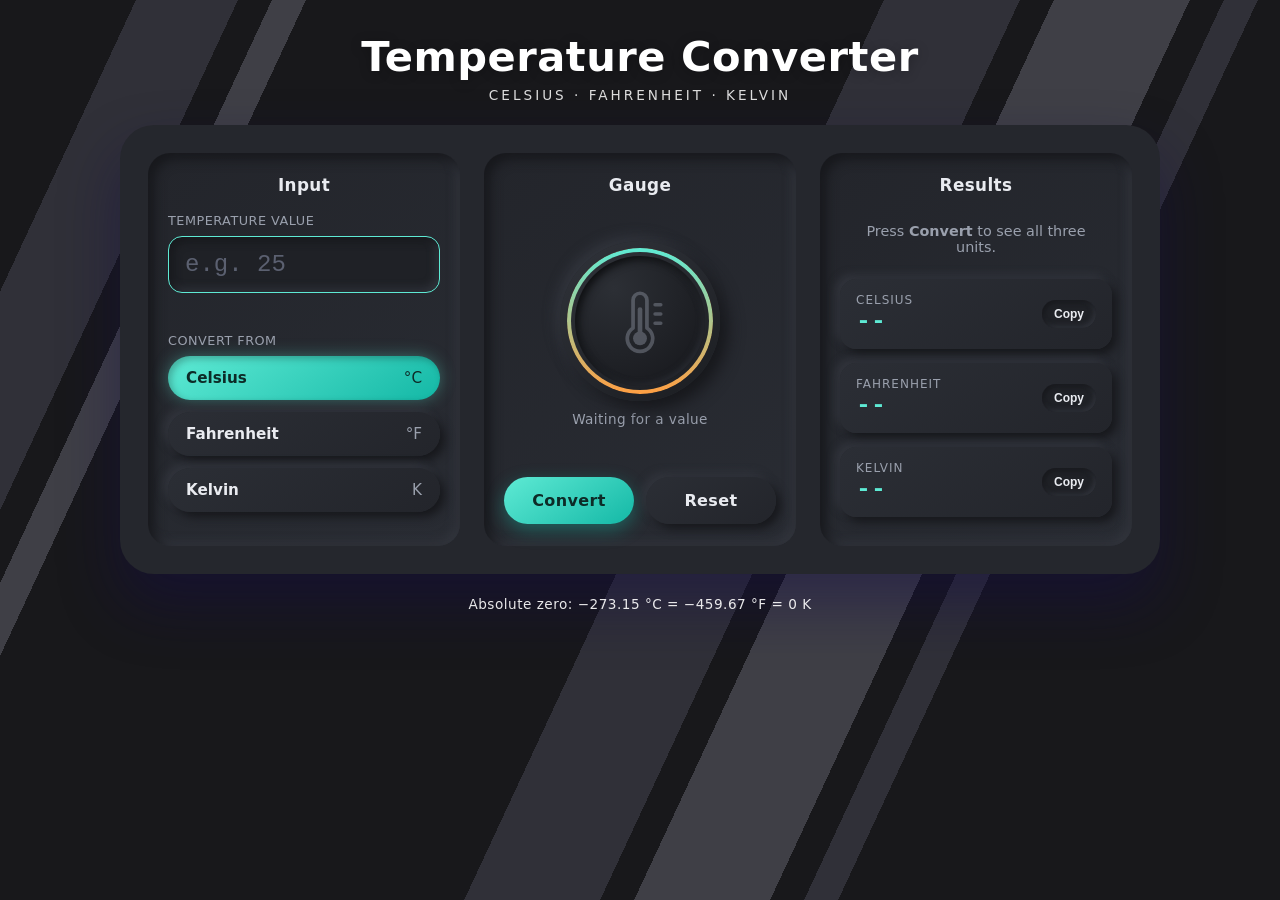
<file: Temperature converter/index.html>
<!DOCTYPE html>
<html lang="en">
<head>
  <meta charset="UTF-8" />
  <meta name="viewport" content="width=device-width, initial-scale=1.0" />
  <meta name="description" content="Convert temperatures between Celsius, Fahrenheit and Kelvin instantly." />
  <title>Temperature Converter</title>
  <link rel="stylesheet" href="style.css" />
</head>
<body>

  <main class="stage">
    <h1 class="page-title">Temperature Converter</h1>
    <p class="page-sub">Celsius · Fahrenheit · Kelvin</p>

    <section class="app" aria-label="Temperature converter">

      <!-- LEFT: input + input unit (Checklist 1 & 2) -->
      <div class="panel panel-input">
        <h2 class="panel-title">Input</h2>

        <label class="field-label" for="tempInput">Temperature value</label>
        <div class="input-wrap" id="inputWrap">
          <input
            type="text"
            id="tempInput"
            inputmode="decimal"
            autocomplete="off"
            placeholder="e.g. 25"
            aria-describedby="errorMsg"
          />
        </div>
        <p class="error" id="errorMsg" role="alert" aria-live="polite"></p>

        <fieldset class="unit-group">
          <legend class="field-label">Convert from</legend>

          <input type="radio" name="unit" id="unitC" value="C" checked />
          <label for="unitC" class="pill">Celsius <span>°C</span></label>

          <input type="radio" name="unit" id="unitF" value="F" />
          <label for="unitF" class="pill">Fahrenheit <span>°F</span></label>

          <input type="radio" name="unit" id="unitK" value="K" />
          <label for="unitK" class="pill">Kelvin <span>K</span></label>
        </fieldset>
      </div>

      <!-- MIDDLE: gauge + action buttons (Checklist 4) -->
      <div class="panel panel-middle">
        <h2 class="panel-title">Gauge</h2>

        <!-- Dynamic temperature icon: snowflake (cold), thermometer (moderate), flame (hot) -->
        <div class="temp-badge" id="tempBadge" data-state="idle" role="img"
             aria-label="Temperature status: waiting for a value">
          <span class="badge-ring"></span>
          <span class="badge-core">

            <!-- Snowflake: cold -->
            <svg class="badge-icon icon-cold" viewBox="0 0 64 64" aria-hidden="true">
              <defs>
                <g id="snowArm">
                  <line x1="32" y1="8" x2="32" y2="56" />
                  <polyline points="25,15 32,22 39,15" />
                  <polyline points="25,49 32,42 39,49" />
                </g>
              </defs>
              <g class="snow-spin" fill="none" stroke="currentColor" stroke-width="3.2"
                 stroke-linecap="round" stroke-linejoin="round">
                <use href="#snowArm" />
                <use href="#snowArm" transform="rotate(60 32 32)" />
                <use href="#snowArm" transform="rotate(120 32 32)" />
              </g>
            </svg>

            <!-- Thermometer: moderate (also shown, dimmed, while idle) -->
            <svg class="badge-icon icon-moderate" viewBox="0 0 64 64" aria-hidden="true">
              <path d="M26 38V14a6 6 0 0 1 12 0v24a11 11 0 1 1-12 0z"
                    fill="none" stroke="currentColor" stroke-width="3.2" stroke-linejoin="round" />
              <path d="M45 18h5M45 26h5M45 34h5" fill="none" stroke="currentColor"
                    stroke-width="3" stroke-linecap="round" />
              <rect class="mercury" x="30" y="20" width="4" height="27" rx="2" fill="currentColor" />
              <circle cx="32" cy="47" r="6" fill="currentColor" />
            </svg>

            <!-- Flame: hot -->
            <svg class="badge-icon icon-hot" viewBox="0 0 24 24" aria-hidden="true">
              <path class="flame-path"
                    d="M8.5 14.5A2.5 2.5 0 0 0 11 12c0-1.38-.5-2-1-3-1.072-2.143-.224-4.054 2-6 .5 2.5 2 4.9 4 6.5 2 1.6 3 3.5 3 5.5a7 7 0 1 1-14 0c0-1.153.433-2.294 1-3a2.5 2.5 0 0 0 2.5 2.5z"
                    fill="currentColor" fill-opacity="0.28" stroke="currentColor"
                    stroke-width="1.5" stroke-linecap="round" stroke-linejoin="round" />
            </svg>

          </span>
        </div>
        <p class="badge-label" id="badgeLabel">Waiting for a value</p>

        <div class="actions">
          <button type="button" class="btn btn-primary" id="convertBtn">Convert</button>
          <button type="button" class="btn btn-ghost" id="resetBtn">Reset</button>
        </div>
      </div>

      <!-- RIGHT: results for all units at once (Checklist 3, 5 & 6) -->
      <div class="panel panel-results">
        <h2 class="panel-title">Results</h2>

        <p class="notice" id="notice" role="status" aria-live="polite">
          Press <strong>Convert</strong> to see all three units.
        </p>

        <ul class="results" id="results">
          <li class="result" data-unit="C">
            <span class="result-label">Celsius</span>
            <span class="result-value" id="outC">--</span>
            <button type="button" class="copy" data-copy="outC" aria-label="Copy Celsius value">Copy</button>
          </li>
          <li class="result" data-unit="F">
            <span class="result-label">Fahrenheit</span>
            <span class="result-value" id="outF">--</span>
            <button type="button" class="copy" data-copy="outF" aria-label="Copy Fahrenheit value">Copy</button>
          </li>
          <li class="result" data-unit="K">
            <span class="result-label">Kelvin</span>
            <span class="result-value" id="outK">--</span>
            <button type="button" class="copy" data-copy="outK" aria-label="Copy Kelvin value">Copy</button>
          </li>
        </ul>
      </div>

    </section>

    <footer class="foot">Absolute zero: −273.15 °C = −459.67 °F = 0 K</footer>
  </main>

  <script src="script.js"></script>
</body>
</html>
</file>
<file: style.css>
:root{
  --ink:#1a1918;
  --bone:#eadfc7;
  --stone:#9c9583;
  --soft:#c9bfa9;
  --ink-soft:#4d4739;
  --line:rgba(234,223,199,.22);
  --line-dark:rgba(26,25,24,.22);
  --display:'Anton','League Gothic',Impact,'Haettenschweiler','Arial Narrow Bold',sans-serif;
  --body:'Instrument Sans',system-ui,-apple-system,'Segoe UI',Roboto,sans-serif;
  --pad:clamp(1.25rem,4.5vw,3.5rem);
  color-scheme:dark;
}
*,*::before,*::after{box-sizing:border-box}
html{-webkit-text-size-adjust:100%;scroll-padding-top:calc(env(safe-area-inset-top,0px) + 64px)}
@media (prefers-reduced-motion:no-preference){html{scroll-behavior:smooth}}
body{margin:0;background:var(--ink);color:var(--bone);font-family:var(--body);font-size:1rem;line-height:1.6;overflow-x:hidden}
img,svg{max-width:100%}
a{color:inherit}
:focus-visible{outline:2px solid currentColor;outline-offset:4px;border-radius:2px}
.wrap{max-width:1320px;margin-inline:auto;padding-inline:var(--pad)}
.section{padding-block:clamp(5rem,11vw,10rem)}
.sec-title{font-family:var(--display);font-weight:400;text-transform:uppercase;font-size:clamp(3.5rem,9vw,8rem);line-height:.9;margin:0}
.visually-hidden{position:absolute!important;width:1px;height:1px;overflow:hidden;clip:rect(0 0 0 0);white-space:nowrap}

/* ---------- Top bar ---------- */
.bar{position:fixed;inset:0 0 auto 0;z-index:50;display:flex;justify-content:space-between;align-items:center;
  padding:calc(env(safe-area-inset-top,0px) + 20px) var(--pad) 0;color:var(--bone);mix-blend-mode:difference;font-size:.95rem}
.bar a{text-decoration:none}
.bar__nav{display:flex;gap:clamp(1.25rem,3vw,2.5rem)}
.bar__nav a{position:relative;padding:.25rem 0}
.bar__nav a::after{content:"";position:absolute;left:0;right:0;bottom:0;height:1px;background:currentColor;transform:scaleX(0);transform-origin:left;transition:transform .35s ease}
.bar__nav a:hover::after,.bar__nav a[aria-current="true"]::after{transform:scaleX(1)}
.bar__menu{display:none;background:none;border:0;color:inherit;font:inherit;padding:.6rem 0 .6rem .6rem;cursor:pointer}
.drawer{position:fixed;inset:0;z-index:40;background:var(--ink);display:flex;flex-direction:column;justify-content:center;
  padding:0 var(--pad);clip-path:inset(0 0 100% 0);visibility:hidden;transition:clip-path .6s cubic-bezier(.7,0,.2,1),visibility 0s .6s}
.drawer.open{clip-path:inset(0);visibility:visible;transition:clip-path .6s cubic-bezier(.7,0,.2,1),visibility 0s}
.drawer a{font-family:var(--display);text-transform:uppercase;text-decoration:none;font-size:clamp(3.5rem,16vw,6rem);line-height:1.05}
@media (max-width:720px){.bar__nav{display:none}.bar__menu{display:block}}
@media (min-width:721px){.drawer{display:none}}

/* ---------- Hero ---------- */
.hero{position:relative;min-height:100svh;height:100svh;overflow:hidden;background:var(--ink);isolation:isolate}
.layer{position:absolute;inset:0;display:flex;align-items:center;justify-content:center;padding-bottom:6%}
.layer--fill{z-index:1}
.avatar{position:absolute;inset:0;z-index:2;background:var(--avatar) center bottom/contain no-repeat}
.mask{position:absolute;inset:0;z-index:3;pointer-events:none;
  -webkit-mask-image:var(--avatar-mask);mask-image:var(--avatar-mask);
  -webkit-mask-repeat:no-repeat;mask-repeat:no-repeat;
  -webkit-mask-position:center bottom;mask-position:center bottom;
  -webkit-mask-size:contain;mask-size:contain}
html:not(.js) .mask{display:none}
.name{margin:0;font-family:var(--display);font-weight:400;font-size:var(--fs,clamp(4rem,18vw,18rem));line-height:.92;
  color:var(--bone);text-transform:uppercase;white-space:nowrap;text-align:center;
  transform:translate(calc(var(--px,0)*-1px),calc(var(--py,0)*-.6px));transition:transform .5s ease-out}
.layer--outline .name{color:transparent;-webkit-text-stroke:1.6px var(--bone)}
.word{display:inline-block;overflow:hidden;padding:.05em .04em;vertical-align:top}
.word + .word{margin-left:.2em}
.ch{display:inline-block}
@media (max-width:760px),(max-aspect-ratio:1/1){
  .word{display:block}
  .word + .word{margin-left:0}
  .layer{padding-bottom:10%}
}

.hero__tag,.hero__cue{position:absolute;z-index:4;bottom:calc(env(safe-area-inset-bottom,0px) + 28px);margin:0;font-size:.95rem}
.hero__tag{left:var(--pad);max-width:16em;color:var(--soft)}
.hero__cue{right:var(--pad);display:inline-flex;align-items:center;gap:1rem;text-decoration:none;padding:.5rem 0}
.cue__line{position:relative;display:block;width:88px;height:1px;background:currentColor;transition:width .4s ease}
.cue__line::after{content:"";position:absolute;right:0;top:-3px;width:7px;height:7px;border-top:1px solid currentColor;border-right:1px solid currentColor;transform:rotate(45deg)}
.hero__cue:hover .cue__line{width:124px}
@media (max-width:520px){.hero__tag{max-width:11em}.cue__line{width:48px}.hero__cue:hover .cue__line{width:64px}.hero__cue{bottom:calc(env(safe-area-inset-bottom,0px) + 19px);font-size:.95rem}}

/* Load sequence: letters rise, figure wipes up, captions settle. */
.js .ch{opacity:0}
.js .avatar,.js .mask{clip-path:inset(100% 0 0 0)}
.js .bar,.js .hero__tag,.js .hero__cue{opacity:0}
.ready .ch{animation:rise 1s cubic-bezier(.2,1.05,.3,1) both;animation-delay:calc(var(--i)*65ms + 120ms)}
.ready .avatar,.ready .mask{animation:wipe 1.3s cubic-bezier(.65,0,.2,1) .6s both}
.ready .bar{animation:settle .9s ease 1.7s both}
.ready .hero__tag{animation:settle .9s ease 1.9s both}
.ready .hero__cue{animation:settle .9s ease 2.05s both}
@keyframes rise{from{opacity:1;transform:translateY(115%) rotate(8deg)}to{opacity:1;transform:none}}
@keyframes wipe{from{clip-path:inset(100% 0 0 0)}to{clip-path:inset(0 0 0 0)}}
@keyframes settle{from{opacity:0;transform:translateY(10px)}to{opacity:1;transform:none}}
/* mix-blend-mode + transform on .bar would break the blend, so bar only fades */
@keyframes fade{from{opacity:0}to{opacity:1}}
.ready .bar{animation-name:fade}

/* ---------- About ---------- */
.about__grid{display:grid;grid-template-columns:5fr 7fr;gap:clamp(2rem,6vw,6rem);align-items:start}
.about__text{font-size:clamp(1.25rem,2.2vw,1.85rem);line-height:1.5;max-width:32em;margin:0 0 2.5rem}
.facts{display:grid;grid-template-columns:1fr 1fr;gap:1.5rem;margin:0;padding-top:1.5rem;border-top:1px solid var(--line);max-width:32em}
.facts dt{color:var(--stone);font-size:.95rem}
.facts dd{margin:.15rem 0 0;font-weight:500}
#about{scroll-margin-top:calc(env(safe-area-inset-top,0px) - 80px)}
@media (max-width:820px){.about__grid{grid-template-columns:1fr}}

/* ---------- Skills ---------- */
@property --lvl{syntax:'<percentage>';inherits:false;initial-value:0%}
.skills__intro{color:var(--stone);max-width:30em;margin:1.5rem 0 0}
.skills__grid{list-style:none;padding:0;margin:clamp(2.5rem,5vw,4rem) 0 0;display:grid;grid-template-columns:1fr 1fr;column-gap:clamp(2rem,6vw,6rem)}
.skill{padding:1.6rem 0 1.5rem;border-top:1px solid var(--line)}
.skill__word{--lvl:0%;margin:0 0 .9rem;font-family:var(--display);text-transform:uppercase;line-height:1.05;
  font-size:clamp(2.6rem,6.4vw,5rem);color:transparent;-webkit-text-stroke:1.5px var(--bone);
  background:linear-gradient(90deg,var(--bone) var(--lvl),transparent var(--lvl));-webkit-background-clip:text;background-clip:text;
  transition:--lvl 1.6s cubic-bezier(.2,.7,.2,1)}
.skill.in .skill__word,html:not(.js) .skill__word{--lvl:var(--target)}
.skill__meta{display:flex;justify-content:space-between;gap:1rem;color:var(--stone);font-size:.95rem}
#skills{scroll-margin-top:calc(env(safe-area-inset-top,0px) - 80px)}
@media (max-width:820px){.skills__grid{grid-template-columns:1fr}}

/* ---------- Projects (inverted) ---------- */
.projects{background:var(--bone);color:var(--ink)}
.projects .intro{color:var(--ink-soft);max-width:30em;margin:1.5rem 0 0}
.cards{display:grid;grid-template-columns:1.25fr 1fr;gap:clamp(1rem,2.4vw,2rem);margin-top:clamp(2.5rem,5vw,4rem)}
.card{background:var(--ink);color:var(--bone);border-radius:6px;overflow:hidden;display:flex;flex-direction:column}
.card--lead{grid-row:1 / span 2}
.art{position:relative;isolation:isolate;overflow:hidden;background:var(--ink);border-bottom:1px solid var(--line);
  container-type:size;height:clamp(150px,17vw,230px)}
.card--lead .art{height:clamp(260px,34vw,470px)}
.orb{position:absolute;z-index:1;top:50%;left:12%;width:64cqh;height:64cqh;border-radius:50%;background:var(--bone);
  transform:translateY(-50%);transition:left .8s cubic-bezier(.2,.8,.2,1)}
.glyph{position:absolute;inset:0;z-index:2;display:grid;place-items:center;font-family:var(--display);font-size:92cqh;line-height:1;
  color:var(--bone);mix-blend-mode:difference;text-transform:uppercase;padding-bottom:.04em}
.card:hover .orb,.card:focus-within .orb{left:calc(88% - 64cqh)}
.card__body{padding:1.5rem 1.6rem 1.7rem;display:flex;flex-direction:column;gap:1rem;flex:1}
.card__title{margin:0;font-family:var(--display);font-weight:400;text-transform:uppercase;font-size:clamp(2rem,3.4vw,2.8rem);line-height:1}
.card__text{margin:0;color:var(--soft);max-width:34em}
.tags{list-style:none;margin:0;padding:0;display:flex;flex-wrap:wrap;gap:.5rem}
.tags li{border:1px solid var(--line);border-radius:999px;padding:.15rem .75rem;font-size:.85rem;color:var(--soft)}
.gh{margin-top:auto;align-self:flex-start;display:inline-flex;align-items:center;gap:.65rem;min-height:44px;padding:.6rem 1rem;
  border:1px solid var(--bone);border-radius:4px;text-decoration:none;font-weight:500;transition:background .25s,color .25s}
.gh:hover{background:var(--bone);color:var(--ink)}
.gh svg{width:18px;height:18px;fill:currentColor}
@media (max-width:860px){.cards{grid-template-columns:1fr}.card--lead{grid-row:auto}}

/* ---------- Contact ---------- */
.contact__title{font-family:var(--display);font-weight:400;text-transform:uppercase;font-size:clamp(4.5rem,17vw,15rem);line-height:.86;margin:0}
.contact__grid {display: grid;grid-template-columns: 5fr 7fr;gap: clamp(2rem, 6vw, 6rem);margin-top: clamp(2.5rem, 6vw, 5rem);padding-top: 2rem;border-top: 1px solid var(--line);}
.contact__note{margin:.5rem 0 0;color:var(--stone);max-width:26em}
.mail {display: block;width: fit-content;font-family: 'Space Grotesk', sans-serif;font-size: clamp(1.3rem, 3.4vw, 2.6rem);font-weight: 500;line-height: 1.2;color: var(--bone);text-decoration: none;border: 1px solid var(--line); border-radius: 12px;padding: 1rem 1.4rem;transition: border-color .25s ease, background .25s ease;overflow-wrap: anywhere;}
.mail:hover {border-color: var(--bone);background: rgba(234, 223, 199, .06);}
.contact__row{display:flex;flex-wrap:wrap;align-items:center;gap:1rem 1.5rem;margin-top:1.75rem}
.btn{font:inherit;font-weight:500;color:var(--ink);background:var(--bone);border:1px solid var(--bone);border-radius:4px;min-height:44px;padding:.6rem 1.1rem;cursor:pointer;transition:background .25s,color .25s}
.btn:hover{background:transparent;color:var(--bone)}
.social{list-style:none;margin:0;padding:0;display:flex;gap:.75rem}
.social a{display:grid;place-items:center;width:48px;height:48px;border:1px solid var(--line);border-radius:50%;transition:background .25s,color .25s,border-color .25s}
.social a:hover{background:var(--bone);color:var(--ink);border-color:var(--bone)}
.social svg{width:20px;height:20px;fill:currentColor}
.social svg.stroke{fill:none;stroke:currentColor;stroke-width:1.8;stroke-linecap:round;stroke-linejoin:round}
.foot{padding-top:clamp(3rem,6vw,5rem);padding-bottom:calc(env(safe-area-inset-bottom,0px) + 1.5rem);color:var(--stone);font-size:.9rem}
@media (max-width:820px){.contact__grid{grid-template-columns:1fr}}
.toast{position:fixed;left:50%;bottom:calc(env(safe-area-inset-bottom,0px) + 24px);transform:translate(-50%,20px);opacity:0;pointer-events:none;
  background:var(--bone);color:var(--ink);padding:.7rem 1.1rem;border-radius:4px;font-weight:500;z-index:60;transition:opacity .3s,transform .3s}
.toast.show{opacity:1;transform:translate(-50%,0)}

/* ---------- Reduced motion ---------- */
@media (prefers-reduced-motion:reduce){
  .js .ch,.js .bar,.js .hero__tag,.js .hero__cue{opacity:1}
  .js .avatar,.js .mask{clip-path:none}
  .ready .ch,.ready .avatar,.ready .mask,.ready .bar,.ready .hero__tag,.ready .hero__cue{animation:none}
  .name,.skill__word,.orb,.drawer{transition:none}
}
</file>
<file: portfolio/style.css>
/* ---------- Brand tokens ----------
   Ink   #1a1918  page background
   Bone  #eadfc7  display type, fills, inverted section
   Stone #9c9583  secondary text on ink
   Fonts: Anton (display, condensed) + Instrument Sans (body)          */
:root{
  --ink:#1a1918;
  --bone:#eadfc7;
  --stone:#9c9583;
  --soft:#c9bfa9;
  --ink-soft:#4d4739;
  --line:rgba(234,223,199,.22);
  --line-dark:rgba(26,25,24,.22);
  --display:'Anton','League Gothic',Impact,'Haettenschweiler','Arial Narrow Bold',sans-serif;
  --body:'Instrument Sans',system-ui,-apple-system,'Segoe UI',Roboto,sans-serif;
  --pad:clamp(1.25rem,4.5vw,3.5rem);
  color-scheme:dark;
}
*,*::before,*::after{box-sizing:border-box}
html{-webkit-text-size-adjust:100%;scroll-padding-top:calc(env(safe-area-inset-top,0px) + 64px)}
@media (prefers-reduced-motion:no-preference){html{scroll-behavior:smooth}}
body{margin:0;background:var(--ink);color:var(--bone);font-family:var(--body);font-size:1rem;line-height:1.6;overflow-x:hidden}
img,svg{max-width:100%}
a{color:inherit}
:focus-visible{outline:2px solid currentColor;outline-offset:4px;border-radius:2px}
.wrap{max-width:1320px;margin-inline:auto;padding-inline:var(--pad)}
.section{padding-block:clamp(5rem,11vw,10rem)}
.sec-title{font-family:var(--display);font-weight:400;text-transform:uppercase;font-size:clamp(3.5rem,9vw,8rem);line-height:.9;margin:0}
.visually-hidden{position:absolute!important;width:1px;height:1px;overflow:hidden;clip:rect(0 0 0 0);white-space:nowrap}

/* ---------- Top bar ---------- */
.bar{position:fixed;inset:0 0 auto 0;z-index:50;display:flex;justify-content:space-between;align-items:center;
  padding:calc(env(safe-area-inset-top,0px) + 20px) var(--pad) 0;color:var(--bone);mix-blend-mode:difference;font-size:.95rem}
.bar a{text-decoration:none}
.bar__nav{display:flex;gap:clamp(1.25rem,3vw,2.5rem)}
.bar__nav a{position:relative;padding:.25rem 0}
.bar__nav a::after{content:"";position:absolute;left:0;right:0;bottom:0;height:1px;background:currentColor;transform:scaleX(0);transform-origin:left;transition:transform .35s ease}
.bar__nav a:hover::after,.bar__nav a[aria-current="true"]::after{transform:scaleX(1)}
.bar__menu{display:none;background:none;border:0;color:inherit;font:inherit;padding:.6rem 0 .6rem .6rem;cursor:pointer}
.drawer{position:fixed;inset:0;z-index:40;background:var(--ink);display:flex;flex-direction:column;justify-content:center;
  padding:0 var(--pad);clip-path:inset(0 0 100% 0);visibility:hidden;transition:clip-path .6s cubic-bezier(.7,0,.2,1),visibility 0s .6s}
.drawer.open{clip-path:inset(0);visibility:visible;transition:clip-path .6s cubic-bezier(.7,0,.2,1),visibility 0s}
.drawer a{font-family:var(--display);text-transform:uppercase;text-decoration:none;font-size:clamp(3.5rem,16vw,6rem);line-height:1.05}
@media (max-width:720px){.bar__nav{display:none}.bar__menu{display:block}}
@media (min-width:721px){.drawer{display:none}}

/* ---------- Hero ---------- */
.hero{position:relative;min-height:100svh;height:100svh;overflow:hidden;background:var(--ink);isolation:isolate}
.layer{position:absolute;inset:0;display:flex;align-items:center;justify-content:center;padding-bottom:6%}
.layer--fill{z-index:1}
.avatar{position:absolute;inset:0;z-index:2;background:var(--avatar) center bottom/contain no-repeat}
.mask{position:absolute;inset:0;z-index:3;pointer-events:none;
  -webkit-mask-image:var(--avatar-mask);mask-image:var(--avatar-mask);
  -webkit-mask-repeat:no-repeat;mask-repeat:no-repeat;
  -webkit-mask-position:center bottom;mask-position:center bottom;
  -webkit-mask-size:contain;mask-size:contain}
html:not(.js) .mask{display:none}
.name{margin:0;font-family:var(--display);font-weight:400;font-size:var(--fs,clamp(4rem,18vw,18rem));line-height:.92;
  color:var(--bone);text-transform:uppercase;white-space:nowrap;text-align:center;
  transform:translate(calc(var(--px,0)*-1px),calc(var(--py,0)*-.6px));transition:transform .5s ease-out}
.layer--outline .name{color:transparent;-webkit-text-stroke:1.6px var(--bone)}
.word{display:inline-block;overflow:hidden;padding:.05em .04em;vertical-align:top}
.word + .word{margin-left:.2em}
.ch{display:inline-block}
@media (max-width:760px),(max-aspect-ratio:1/1){
  .word{display:block}
  .word + .word{margin-left:0}
  .layer{padding-bottom:10%}
}

.hero__tag,.hero__cue{position:absolute;z-index:4;bottom:calc(env(safe-area-inset-bottom,0px) + 28px);margin:0;font-size:.95rem}
.hero__tag{left:var(--pad);max-width:16em;color:var(--soft)}
.hero__cue{right:var(--pad);display:inline-flex;align-items:center;gap:1rem;text-decoration:none;padding:.5rem 0}
.cue__line{position:relative;display:block;width:88px;height:1px;background:currentColor;transition:width .4s ease}
.cue__line::after{content:"";position:absolute;right:0;top:-3px;width:7px;height:7px;border-top:1px solid currentColor;border-right:1px solid currentColor;transform:rotate(45deg)}
.hero__cue:hover .cue__line{width:124px}
@media (max-width:520px){.hero__tag{max-width:11em}.cue__line{width:48px}.hero__cue:hover .cue__line{width:64px}}

/* Load sequence: letters rise, figure wipes up, captions settle. */
.js .ch{opacity:0}
.js .avatar,.js .mask{clip-path:inset(100% 0 0 0)}
.js .bar,.js .hero__tag,.js .hero__cue{opacity:0}
.ready .ch{animation:rise 1s cubic-bezier(.2,1.05,.3,1) both;animation-delay:calc(var(--i)*65ms + 120ms)}
.ready .avatar,.ready .mask{animation:wipe 1.3s cubic-bezier(.65,0,.2,1) .6s both}
.ready .bar{animation:settle .9s ease 1.7s both}
.ready .hero__tag{animation:settle .9s ease 1.9s both}
.ready .hero__cue{animation:settle .9s ease 2.05s both}
@keyframes rise{from{opacity:1;transform:translateY(115%) rotate(8deg)}to{opacity:1;transform:none}}
@keyframes wipe{from{clip-path:inset(100% 0 0 0)}to{clip-path:inset(0 0 0 0)}}
@keyframes settle{from{opacity:0;transform:translateY(10px)}to{opacity:1;transform:none}}
/* mix-blend-mode + transform on .bar would break the blend, so bar only fades */
@keyframes fade{from{opacity:0}to{opacity:1}}
.ready .bar{animation-name:fade}

/* ---------- About ---------- */
.about__grid{display:grid;grid-template-columns:5fr 7fr;gap:clamp(2rem,6vw,6rem);align-items:start}
.about__text{font-size:clamp(1.25rem,2.2vw,1.85rem);line-height:1.5;max-width:32em;margin:0 0 2.5rem}
.facts{display:grid;grid-template-columns:1fr 1fr;gap:1.5rem;margin:0;padding-top:1.5rem;border-top:1px solid var(--line);max-width:32em}
.facts dt{color:var(--stone);font-size:.95rem}
.facts dd{margin:.15rem 0 0;font-weight:500}
#about{scroll-margin-top:calc(env(safe-area-inset-top,0px) - 80px)}
@media (max-width:820px){.about__grid{grid-template-columns:1fr}}

/* ---------- Skills ---------- */
@property --lvl{syntax:'<percentage>';inherits:false;initial-value:0%}
.skills__intro{color:var(--stone);max-width:30em;margin:1.5rem 0 0}
.skills__grid{list-style:none;padding:0;margin:clamp(2.5rem,5vw,4rem) 0 0;display:grid;grid-template-columns:1fr 1fr;column-gap:clamp(2rem,6vw,6rem)}
.skill{padding:1.6rem 0 1.5rem;border-top:1px solid var(--line)}
.skill__word{--lvl:0%;margin:0 0 .9rem;font-family:var(--display);text-transform:uppercase;line-height:1.05;
  font-size:clamp(2.6rem,6.4vw,5rem);color:transparent;-webkit-text-stroke:1.5px var(--bone);
  background:linear-gradient(90deg,var(--bone) var(--lvl),transparent var(--lvl));-webkit-background-clip:text;background-clip:text;
  transition:--lvl 1.6s cubic-bezier(.2,.7,.2,1)}
.skill.in .skill__word,html:not(.js) .skill__word{--lvl:var(--target)}
.skill__meta{display:flex;justify-content:space-between;gap:1rem;color:var(--stone);font-size:.95rem}
@media (max-width:820px){.skills__grid{grid-template-columns:1fr}}

/* ---------- Projects (inverted) ---------- */
.projects{background:var(--bone);color:var(--ink)}
.projects .intro{color:var(--ink-soft);max-width:30em;margin:1.5rem 0 0}
.cards{display:grid;grid-template-columns:1.25fr 1fr;gap:clamp(1rem,2.4vw,2rem);margin-top:clamp(2.5rem,5vw,4rem)}
.card{background:var(--ink);color:var(--bone);border-radius:6px;overflow:hidden;display:flex;flex-direction:column}
.card--lead{grid-row:1 / span 2}
.art{position:relative;isolation:isolate;overflow:hidden;background:var(--ink);border-bottom:1px solid var(--line);
  container-type:size;height:clamp(150px,17vw,230px)}
.card--lead .art{height:clamp(260px,34vw,470px)}
.orb{position:absolute;z-index:1;top:50%;left:12%;width:64cqh;height:64cqh;border-radius:50%;background:var(--bone);
  transform:translateY(-50%);transition:left .8s cubic-bezier(.2,.8,.2,1)}
.glyph{position:absolute;inset:0;z-index:2;display:grid;place-items:center;font-family:var(--display);font-size:92cqh;line-height:1;
  color:var(--bone);mix-blend-mode:difference;text-transform:uppercase;padding-bottom:.04em}
.card:hover .orb,.card:focus-within .orb{left:calc(88% - 64cqh)}
.card__body{padding:1.5rem 1.6rem 1.7rem;display:flex;flex-direction:column;gap:1rem;flex:1}
.card__title{margin:0;font-family:var(--display);font-weight:400;text-transform:uppercase;font-size:clamp(2rem,3.4vw,2.8rem);line-height:1}
.card__text{margin:0;color:var(--soft);max-width:34em}
.tags{list-style:none;margin:0;padding:0;display:flex;flex-wrap:wrap;gap:.5rem}
.tags li{border:1px solid var(--line);border-radius:999px;padding:.15rem .75rem;font-size:.85rem;color:var(--soft)}
.gh{margin-top:auto;align-self:flex-start;display:inline-flex;align-items:center;gap:.65rem;min-height:44px;padding:.6rem 1rem;
  border:1px solid var(--bone);border-radius:4px;text-decoration:none;font-weight:500;transition:background .25s,color .25s}
.gh:hover{background:var(--bone);color:var(--ink)}
.gh svg{width:18px;height:18px;fill:currentColor}
@media (max-width:860px){.cards{grid-template-columns:1fr}.card--lead{grid-row:auto}}

/* ---------- Contact ---------- */
.contact__title{font-family:var(--display);font-weight:400;text-transform:uppercase;font-size:clamp(4.5rem,17vw,15rem);line-height:.86;margin:0}
.contact__grid{display:grid;grid-template-columns:5fr 7fr;gap:clamp(2rem,6vw,6rem);margin-top:clamp(2.5rem,6vw,5rem);padding-top:2rem;border-top:1px solid var(--line)}
.contact__name{margin:0;font-weight:600;font-size:1.25rem}
.contact__note{margin:.5rem 0 0;color:var(--stone);max-width:26em}
.mail{display:inline-block;font-size:clamp(1.3rem,3.4vw,2.6rem);font-weight:500;line-height:1.2;text-decoration-thickness:1px;text-underline-offset:.25em;overflow-wrap:anywhere}
.mail:hover{text-decoration-thickness:3px}
.contact__row{display:flex;flex-wrap:wrap;align-items:center;gap:1rem 1.5rem;margin-top:1.75rem}
.btn{font:inherit;font-weight:500;color:var(--ink);background:var(--bone);border:1px solid var(--bone);border-radius:4px;min-height:44px;padding:.6rem 1.1rem;cursor:pointer;transition:background .25s,color .25s}
.btn:hover{background:transparent;color:var(--bone)}
.social{list-style:none;margin:0;padding:0;display:flex;gap:.75rem}
.social a{display:grid;place-items:center;width:48px;height:48px;border:1px solid var(--line);border-radius:50%;transition:background .25s,color .25s,border-color .25s}
.social a:hover{background:var(--bone);color:var(--ink);border-color:var(--bone)}
.social svg{width:20px;height:20px;fill:currentColor}
.social svg.stroke{fill:none;stroke:currentColor;stroke-width:1.8;stroke-linecap:round;stroke-linejoin:round}
.foot{padding-top:clamp(3rem,6vw,5rem);padding-bottom:calc(env(safe-area-inset-bottom,0px) + 1.5rem);color:var(--stone);font-size:.9rem}
@media (max-width:820px){.contact__grid{grid-template-columns:1fr}}
.toast{position:fixed;left:50%;bottom:calc(env(safe-area-inset-bottom,0px) + 24px);transform:translate(-50%,20px);opacity:0;pointer-events:none;
  background:var(--bone);color:var(--ink);padding:.7rem 1.1rem;border-radius:4px;font-weight:500;z-index:60;transition:opacity .3s,transform .3s}
.toast.show{opacity:1;transform:translate(-50%,0)}

/* ---------- Reduced motion ---------- */
@media (prefers-reduced-motion:reduce){
  .js .ch,.js .bar,.js .hero__tag,.js .hero__cue{opacity:1}
  .js .avatar,.js .mask{clip-path:none}
  .ready .ch,.ready .avatar,.ready .mask,.ready .bar,.ready .hero__tag,.ready .hero__cue{animation:none}
  .name,.skill__word,.orb,.drawer{transition:none}
}
</file>
<file: Temperature converter/style.css>
/* ---------- Design tokens ---------- */
:root {
  --bg: #18181B;
  --stripe-light: #3F3F46;
  --stripe-grey: #303038;
  --panel: #25272d;
  --panel-hi: #2d3037;
  --shadow-dark: #17181c;
  --shadow-light: #33363e;
  --text: #e9ebf0;
  --muted: #9aa0ad;
  --accent: #5eead4;       /* mint accent */
  --accent-deep: #14b8a6;
  --danger: #ff7a8a;
  --radius: 22px;
}

* { box-sizing: border-box; margin: 0; padding: 0; }

html, body { min-height: 100%; }

body {
  font-family: "Segoe UI", system-ui, -apple-system, Roboto, Helvetica, Arial, sans-serif;
  color: var(--text);
  background-color: var(--bg);
  /* diagonal stripes echoing the reference backdrop */
  background-image:
    linear-gradient(115deg,
      transparent 0 52%,
      var(--stripe-grey) 52% 60%,
      transparent 60% 62%,
      var(--stripe-light) 62% 70%,
      transparent 70% 72%,
      var(--stripe-grey) 72% 74%,
      transparent 74%),
    linear-gradient(115deg,
      transparent 0 8%,
      var(--stripe-grey) 8% 14%,
      transparent 14% 16%,
      var(--stripe-light) 16% 18%,
      transparent 18%);
  background-attachment: fixed;
  display: flex;
  justify-content: center;
  align-items: center;
  padding: 32px 16px;
}

.stage {
  width: 100%;
  max-width: 1040px;
  text-align: center;
}

.page-title {
  font-size: clamp(1.8rem, 4vw, 2.6rem);
  letter-spacing: 0.5px;
  color: #fff;
  text-shadow: 0 2px 12px rgba(0, 0, 0, 0.25);
}
.page-sub {
  color: rgba(255, 255, 255, 0.85);
  margin: 6px 0 22px;
  letter-spacing: 3px;
  font-size: 0.85rem;
  text-transform: uppercase;
}

/* ---------- Main dark card ---------- */
.app {
  display: grid;
  grid-template-columns: 1fr 1fr 1fr;
  gap: 24px;
  padding: 28px;
  background: var(--panel);
  border-radius: 34px;
  box-shadow: 0 30px 60px rgba(20, 10, 70, 0.45);
  text-align: left;
}

.panel {
  background: linear-gradient(145deg, #23252b, #292c33);
  border-radius: var(--radius);
  padding: 22px 20px;
  box-shadow: inset 6px 6px 12px var(--shadow-dark),
              inset -4px -4px 10px var(--shadow-light);
  display: flex;
  flex-direction: column;
}

.panel-title {
  text-align: center;
  font-size: 1.05rem;
  font-weight: 600;
  margin-bottom: 18px;
  letter-spacing: 0.4px;
}

.field-label {
  display: block;
  font-size: 0.8rem;
  color: var(--muted);
  margin-bottom: 8px;
  letter-spacing: 0.5px;
  text-transform: uppercase;
}

/* ---------- Input ---------- */
.input-wrap {
  border-radius: 14px;
  background: #1f2126;
  box-shadow: inset 4px 4px 9px var(--shadow-dark),
              inset -3px -3px 8px var(--shadow-light);
  border: 1.5px solid transparent;
  transition: border-color 0.2s, box-shadow 0.2s;
}
.input-wrap:focus-within { border-color: var(--accent); }
.input-wrap.invalid { border-color: var(--danger); }

#tempInput {
  width: 100%;
  background: transparent;
  border: 0;
  outline: 0;
  color: var(--text);
  font-size: 1.5rem;
  padding: 14px 16px;
  font-family: "Consolas", "Courier New", monospace;
}
#tempInput::placeholder { color: #5b6070; }

.error {
  min-height: 22px;
  margin-top: 8px;
  font-size: 0.85rem;
  color: var(--danger);
}

/* ---------- Unit pills (radio buttons) ---------- */
.unit-group { border: 0; margin-top: 10px; }
.unit-group input { position: absolute; opacity: 0; pointer-events: none; }

.pill {
  display: flex;
  justify-content: space-between;
  align-items: center;
  margin-bottom: 12px;
  padding: 13px 18px;
  border-radius: 999px;
  cursor: pointer;
  color: var(--text);
  font-weight: 600;
  font-size: 0.95rem;
  background: linear-gradient(145deg, #2b2e35, #23252b);
  box-shadow: 5px 5px 10px var(--shadow-dark),
              -4px -4px 9px var(--shadow-light);
  transition: all 0.2s ease;
  user-select: none;
}
.pill span { color: var(--muted); font-weight: 500; }
.pill:hover { transform: translateY(-1px); }

.unit-group input:checked + .pill {
  color: #0d2b27;
  background: linear-gradient(145deg, var(--accent), var(--accent-deep));
  box-shadow: inset 3px 3px 7px rgba(0, 0, 0, 0.25),
              0 0 16px rgba(94, 234, 212, 0.35);
}
.unit-group input:checked + .pill span { color: #0d2b27; }
.unit-group input:focus-visible + .pill { outline: 2px solid #fff; outline-offset: 2px; }

/* ---------- Dynamic temperature icon badge ---------- */
.temp-badge {
  --ring-a: #5eead4;       /* idle: cyan top … orange bottom, like the reference */
  --ring-b: #ff9f43;
  --icon: #8b919e;
  position: relative;
  width: 160px;
  height: 160px;
  margin: auto auto 10px;   /* auto top margin centres the badge in the free space */
  border-radius: 50%;
  background: linear-gradient(145deg, #30333a, #1b1d21);
  box-shadow: 8px 8px 16px var(--shadow-dark),
              -5px -5px 12px var(--shadow-light);
}
.temp-badge[data-state="cold"]     { --ring-a: #bae6fd; --ring-b: #38bdf8; --icon: #c7ecff; }
.temp-badge[data-state="moderate"] { --ring-a: #5eead4; --ring-b: #fcd34d; --icon: #c9fff2; }
.temp-badge[data-state="hot"]      { --ring-a: #fcd34d; --ring-b: #ff5a36; --icon: #ffc08a; }

.temp-badge.swap { animation: badgePop 0.5s ease; }
@keyframes badgePop {
  0%   { transform: scale(0.88); }
  60%  { transform: scale(1.06); }
  100% { transform: scale(1); }
}

/* gradient ring (masked so only the border shows) */
.badge-ring {
  position: absolute;
  inset: 7px;
  border-radius: 50%;
  padding: 4px;
  background: linear-gradient(180deg, var(--ring-a), var(--ring-b));
  -webkit-mask: linear-gradient(#000 0 0) content-box, linear-gradient(#000 0 0);
  -webkit-mask-composite: xor;
          mask: linear-gradient(#000 0 0) content-box exclude, linear-gradient(#000 0 0);
  filter: drop-shadow(0 0 5px var(--ring-b));
}
.temp-badge[data-state="hot"] .badge-ring { animation: ringGlow 1.4s ease-in-out infinite; }
@keyframes ringGlow {
  0%, 100% { filter: drop-shadow(0 0 4px var(--ring-b)); }
  50%      { filter: drop-shadow(0 0 11px var(--ring-b)); }
}

.badge-core {
  position: absolute;
  inset: 15px;
  border-radius: 50%;
  display: grid;
  place-items: center;
  background: radial-gradient(circle at 30% 25%, #2c2f35, #15161a);
  box-shadow: inset 3px 3px 8px #0d0e10, inset -2px -2px 6px #2d3037;
}

/* the three icons sit on top of each other; only the active one shows */
.badge-icon {
  grid-area: 1 / 1;
  width: 74px;
  height: 74px;
  color: var(--icon);
  opacity: 0;
  transform: scale(0.5) rotate(-25deg);
  transition: opacity 0.35s ease, transform 0.45s cubic-bezier(.2,.8,.2,1);
  filter: drop-shadow(0 0 6px var(--icon));
}
.temp-badge[data-state="cold"] .icon-cold,
.temp-badge[data-state="moderate"] .icon-moderate,
.temp-badge[data-state="hot"] .icon-hot {
  opacity: 1;
  transform: none;
}
/* idle: dimmed thermometer */
.temp-badge[data-state="idle"] .icon-moderate {
  opacity: 0.45;
  transform: none;
  filter: none;
}

/* icon animations run only while their state is active */
.snow-spin, .mercury, .flame-path {
  transform-box: fill-box;
  animation-play-state: paused;
}
.snow-spin   { transform-origin: 50% 50%;  animation: snowSpin 9s linear infinite; }
.mercury     { transform-origin: 50% 100%; animation: mercuryRise 2.4s ease-in-out infinite; }
.flame-path  { transform-origin: 50% 100%; animation: flicker 1.1s ease-in-out infinite; }

.temp-badge[data-state="cold"] .snow-spin,
.temp-badge[data-state="moderate"] .mercury,
.temp-badge[data-state="hot"] .flame-path { animation-play-state: running; }

@keyframes snowSpin {
  0%   { transform: rotate(0deg) scale(1); }
  50%  { transform: rotate(180deg) scale(1.08); }
  100% { transform: rotate(360deg) scale(1); }
}
@keyframes mercuryRise {
  0%, 100% { transform: scaleY(0.5); }
  50%      { transform: scaleY(1); }
}
@keyframes flicker {
  0%, 100% { transform: scale(1, 1) rotate(0deg); }
  20%      { transform: scale(1.05, 0.96) rotate(-2deg); }
  40%      { transform: scale(0.96, 1.07) rotate(1.5deg); }
  60%      { transform: scale(1.04, 1.02) rotate(-1deg); }
  80%      { transform: scale(0.97, 1.05) rotate(2deg); }
}

.badge-label {
  text-align: center;
  color: var(--muted);
  font-size: 0.85rem;
  letter-spacing: 0.4px;
  margin-bottom: 18px;
  min-height: 20px;
}

@media (prefers-reduced-motion: reduce) {
  .snow-spin, .mercury, .flame-path, .badge-ring, .temp-badge.swap { animation: none !important; }
}

/* ---------- Buttons ---------- */
.actions { display: flex; gap: 12px; margin-top: auto; }
.btn {
  flex: 1;
  border: 0;
  cursor: pointer;
  border-radius: 999px;
  padding: 14px 10px;
  font-size: 1rem;
  font-weight: 700;
  font-family: inherit;
  letter-spacing: 0.4px;
  transition: transform 0.15s, box-shadow 0.2s;
}
.btn:active { transform: scale(0.97); }
.btn:focus-visible { outline: 2px solid #fff; outline-offset: 2px; }

.btn-primary {
  color: #0d2b27;
  background: linear-gradient(145deg, var(--accent), var(--accent-deep));
  box-shadow: 0 6px 18px rgba(20, 184, 166, 0.4);
}
.btn-primary:hover { box-shadow: 0 8px 24px rgba(94, 234, 212, 0.55); }

.btn-ghost {
  color: var(--text);
  background: linear-gradient(145deg, #2b2e35, #23252b);
  box-shadow: 5px 5px 10px var(--shadow-dark), -4px -4px 9px var(--shadow-light);
}

/* ---------- Results ---------- */
.notice {
  text-align: center;
  font-size: 0.9rem;
  color: var(--muted);
  padding: 10px 12px;
  border-radius: 12px;
  margin-bottom: 14px;
  min-height: 42px;
}
.notice.warn {
  color: #ffd9de;
  background: rgba(255, 122, 138, 0.12);
  border: 1px solid rgba(255, 122, 138, 0.45);
}
.notice.ok {
  color: #c9fff6;
  background: rgba(94, 234, 212, 0.1);
  border: 1px solid rgba(94, 234, 212, 0.35);
}

.results { list-style: none; display: flex; flex-direction: column; gap: 14px; }
.result {
  display: grid;
  grid-template-columns: 1fr auto;
  grid-template-areas: "label copy" "value copy";
  align-items: center;
  padding: 14px 16px;
  border-radius: 16px;
  background: linear-gradient(145deg, #2b2e35, #23252b);
  box-shadow: 5px 5px 10px var(--shadow-dark), -4px -4px 9px var(--shadow-light);
  transition: box-shadow 0.3s, transform 0.3s;
}
.result.is-source { box-shadow: 0 0 0 1.5px var(--accent), 5px 5px 10px var(--shadow-dark); }
.result.pop { animation: pop 0.45s ease; }
@keyframes pop {
  0% { transform: scale(0.96); opacity: 0.4; }
  60% { transform: scale(1.03); }
  100% { transform: scale(1); opacity: 1; }
}

.result-label {
  grid-area: label;
  font-size: 0.75rem;
  color: var(--muted);
  text-transform: uppercase;
  letter-spacing: 1px;
}
.result-value {
  grid-area: value;
  font-family: "Consolas", "Courier New", monospace;
  font-size: 1.55rem;
  font-weight: 700;
  color: var(--accent);
  word-break: break-all;
}
.copy {
  grid-area: copy;
  border: 0;
  cursor: pointer;
  padding: 7px 12px;
  border-radius: 999px;
  font-size: 0.75rem;
  font-weight: 600;
  color: var(--text);
  background: #1f2126;
  box-shadow: inset 2px 2px 5px var(--shadow-dark), inset -2px -2px 5px var(--shadow-light);
}
.copy:hover { color: var(--accent); }

.foot {
  margin-top: 22px;
  color: rgba(255, 255, 255, 0.9);
  font-size: 0.85rem;
  letter-spacing: 0.5px;
}

/* shake on invalid input */
.shake { animation: shake 0.35s; }
@keyframes shake {
  20%, 60% { transform: translateX(-6px); }
  40%, 80% { transform: translateX(6px); }
}

/* ---------- Responsive ---------- */
@media (max-width: 900px) {
  .app { grid-template-columns: 1fr; padding: 18px; }
  .panel-middle { order: 2; }
  .panel-results { order: 3; }
}
</file>
